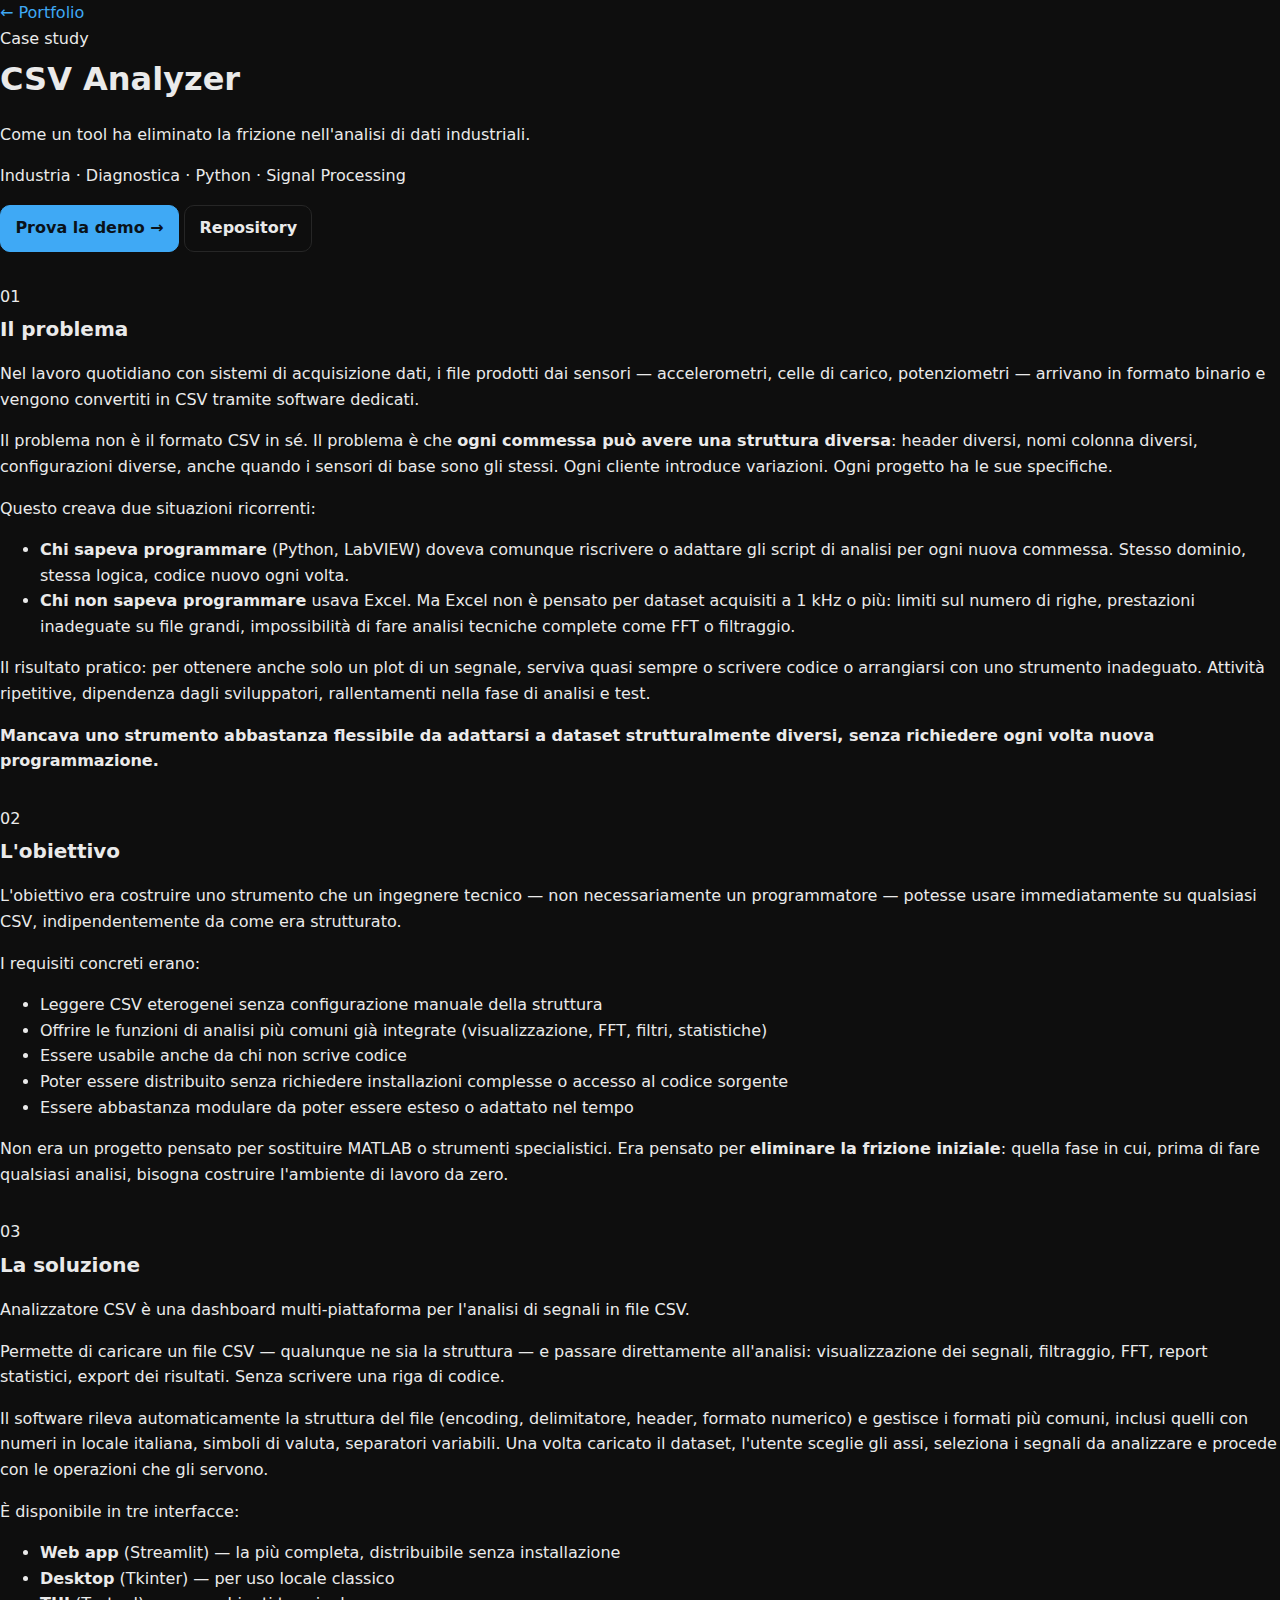
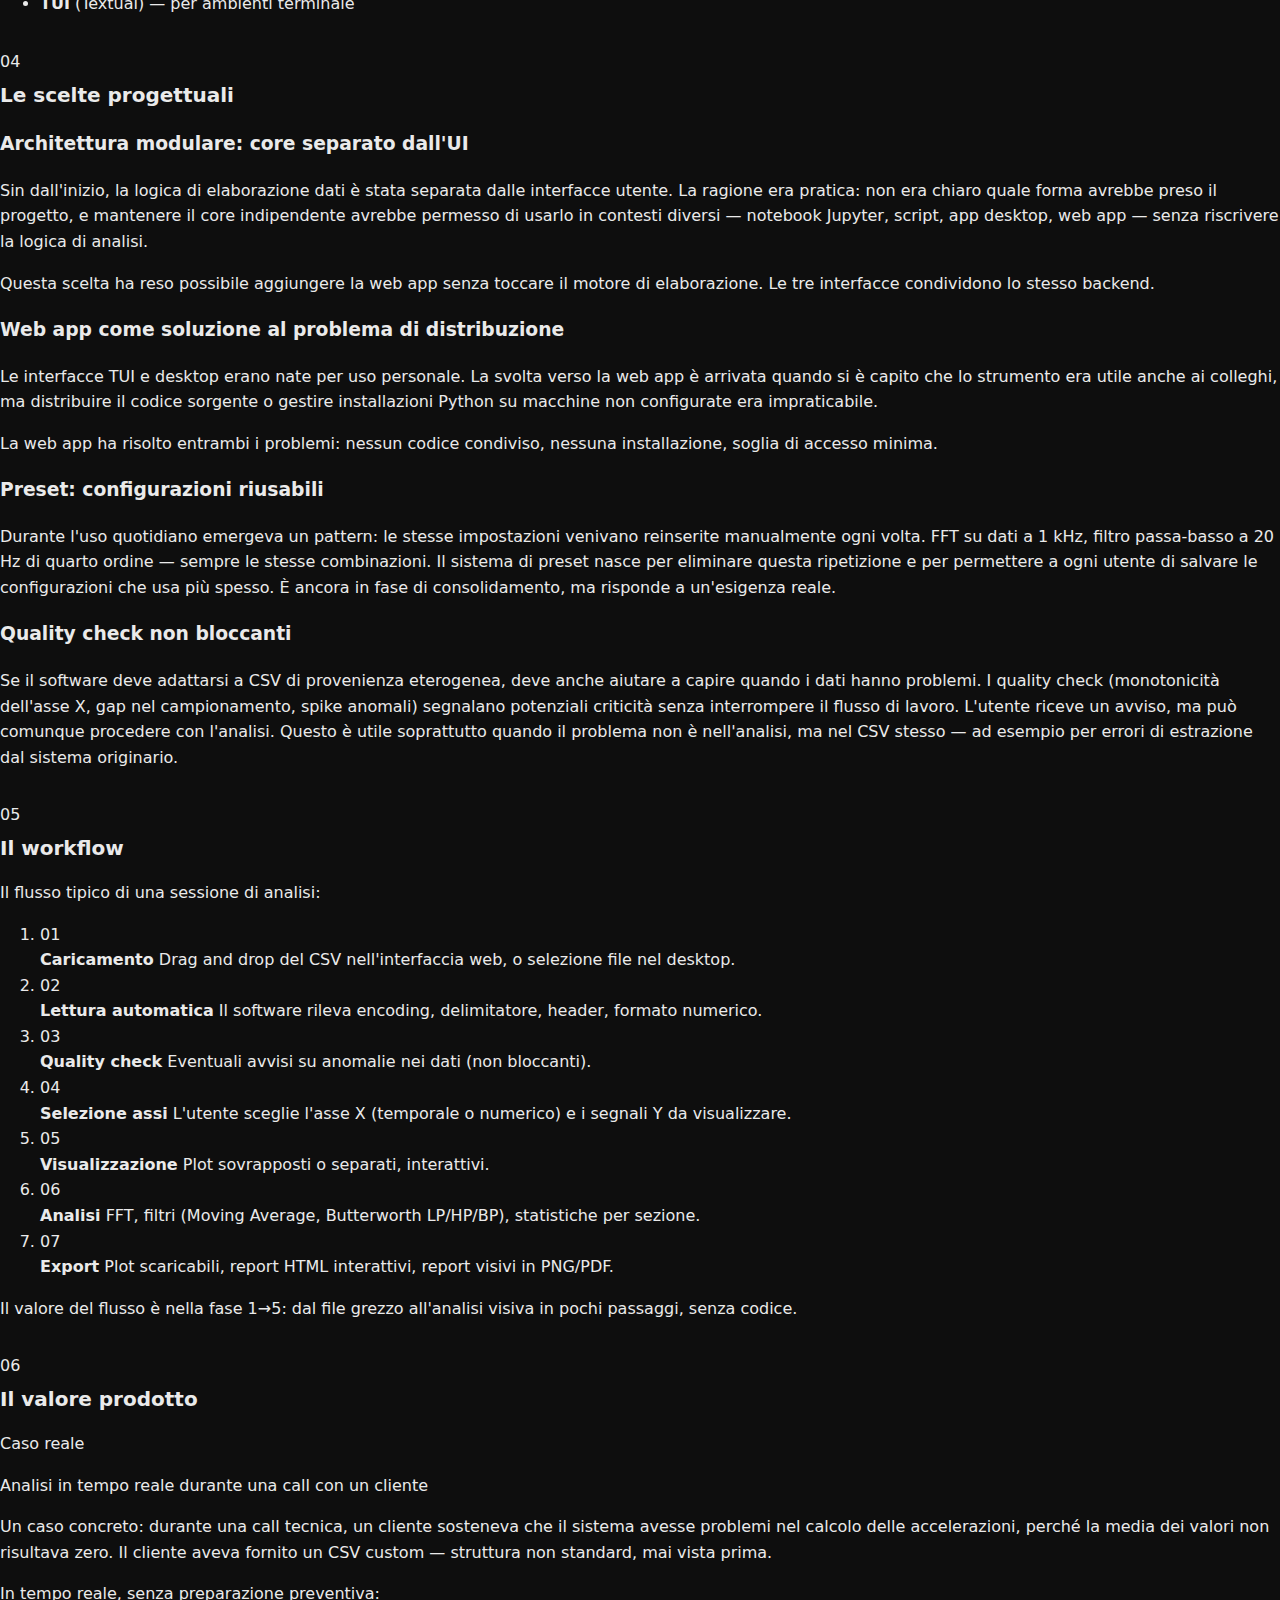
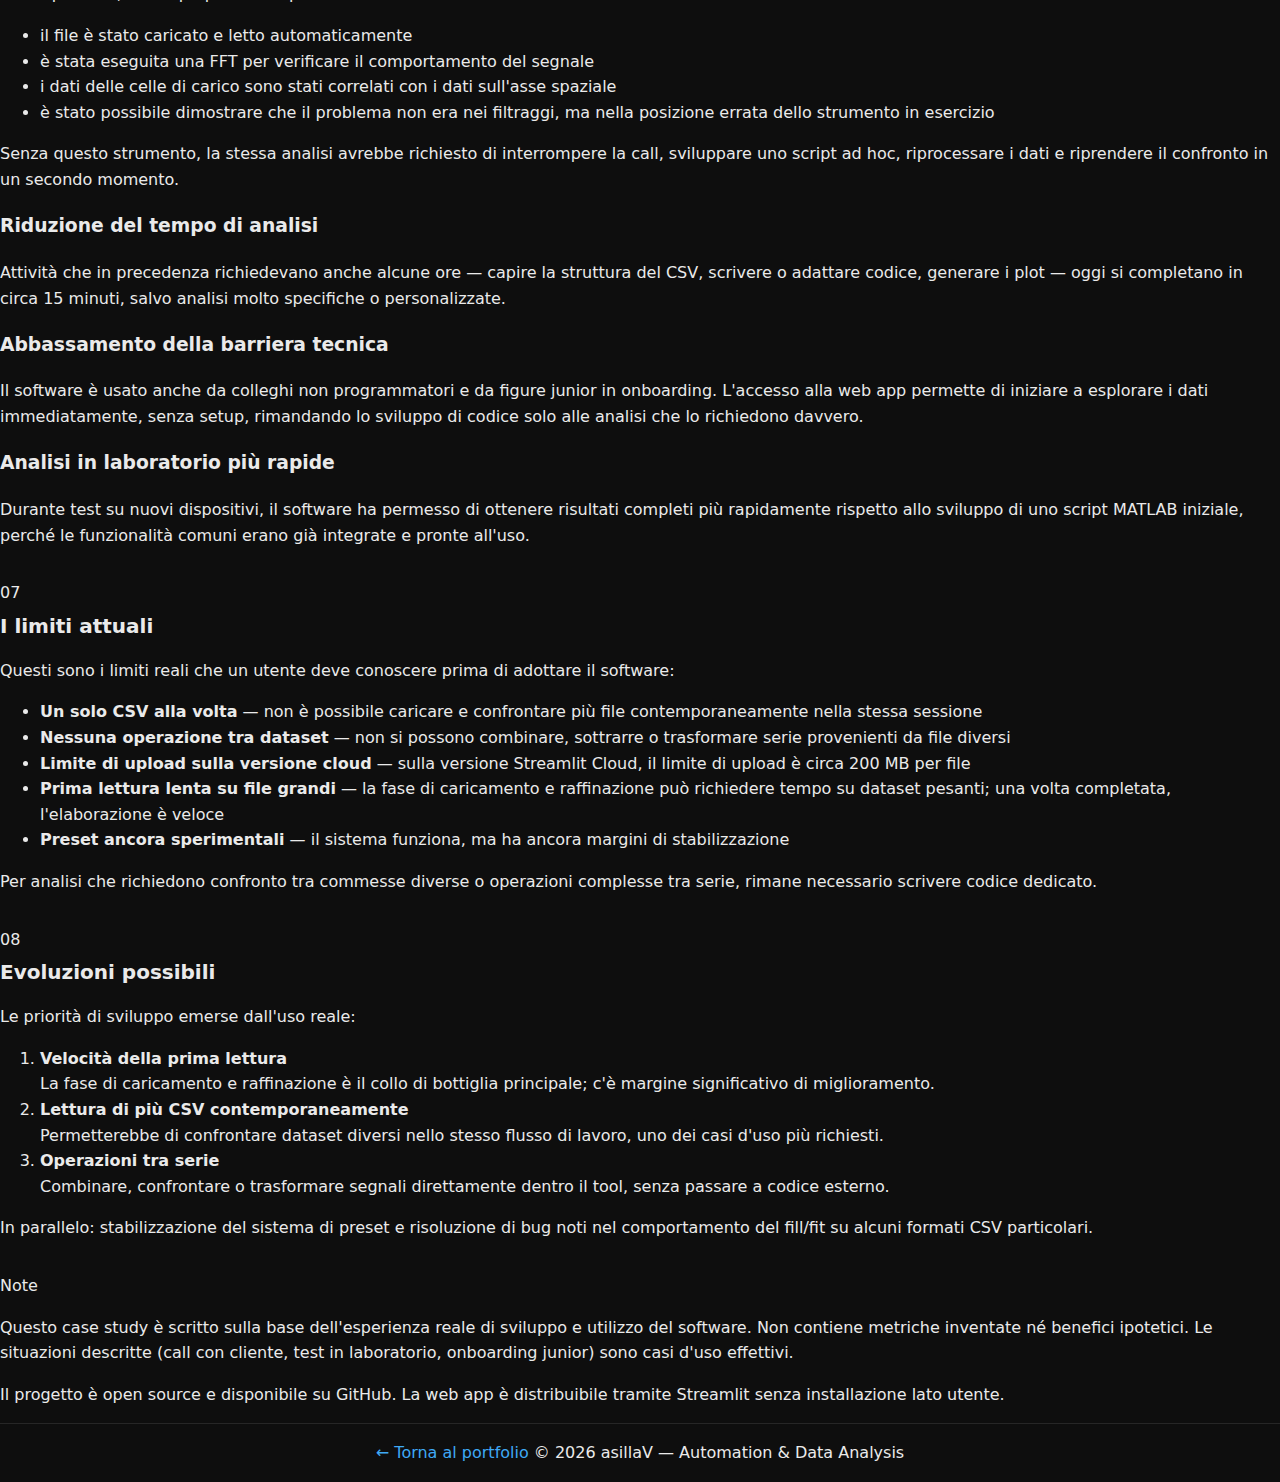
<file: case-study.html>
<!DOCTYPE html>
<html lang="it">
<head>
  <meta charset="UTF-8" />
  <meta name="viewport" content="width=device-width, initial-scale=1" />
  <title>CSV Analyzer — Case Study | Francesco Vallisa</title>
  <meta name="description" content="Come ho costruito un tool che riduce l'analisi di CSV industriali da ore a minuti, senza codice. Case study reale con contesto, scelte progettuali, limiti e valore prodotto.">
  <meta name="theme-color" content="#0B0B0C">

  <meta property="og:title" content="CSV Analyzer — Case Study | Francesco Vallisa">
  <meta property="og:description" content="Come ho costruito un tool che riduce l'analisi di CSV industriali da ore a minuti, senza codice.">
  <meta property="og:type" content="article">
  <meta property="og:url" content="https://asillav.github.io/case-study.html">
  <meta property="og:image" content="https://asillav.github.io/assets/logo.png">

  <meta name="twitter:card" content="summary_large_image">
  <meta name="twitter:title" content="CSV Analyzer — Case Study | Francesco Vallisa">
  <meta name="twitter:description" content="Come ho costruito un tool che riduce l'analisi di CSV industriali da ore a minuti, senza codice.">
  <meta name="twitter:image" content="https://asillav.github.io/assets/logo.png">

  <link rel="preconnect" href="https://fonts.googleapis.com">
  <link rel="preconnect" href="https://fonts.gstatic.com" crossorigin>
  <link rel="stylesheet" href="https://fonts.googleapis.com/css2?family=Geist+Mono:wght@400;500&family=Geist:wght@400;500;600;700&display=swap">
  <link rel="stylesheet" href="style.css?v=2" />
</head>
<body>

  <header class="cs-header">
    <div class="cs-header-inner">
      <div class="cs-nav">
        <a href="index.html">← Portfolio</a>
      </div>
      <div class="cs-title">
        <span class="eyebrow">Case study</span>
        <h1>CSV Analyzer</h1>
        <p class="cs-subtitle">Come un tool ha eliminato la frizione nell'analisi di dati industriali.</p>
        <p class="cs-meta">Industria · Diagnostica · Python · Signal Processing</p>
        <div class="cs-cta">
          <a class="btn primary" href="https://asillav-csv-analyzer.streamlit.app" target="_blank" rel="noopener">Prova la demo <span aria-hidden="true" style="font-family:var(--font-mono)">→</span></a>
          <a class="btn" href="https://github.com/asillaV/csv-analyzer" target="_blank" rel="noopener">Repository</a>
        </div>
      </div>
    </div>
  </header>

  <main class="cs-body">

    <section id="il-problema">
      <span class="cs-num">01</span>
      <h2>Il problema</h2>
      <p>
        Nel lavoro quotidiano con sistemi di acquisizione dati, i file prodotti dai sensori — accelerometri,
        celle di carico, potenziometri — arrivano in formato binario e vengono convertiti in CSV tramite
        software dedicati.
      </p>
      <p>
        Il problema non è il formato CSV in sé. Il problema è che <strong>ogni commessa può avere una struttura
        diversa</strong>: header diversi, nomi colonna diversi, configurazioni diverse, anche quando i sensori
        di base sono gli stessi. Ogni cliente introduce variazioni. Ogni progetto ha le sue specifiche.
      </p>
      <p>Questo creava due situazioni ricorrenti:</p>
      <ul>
        <li><strong>Chi sapeva programmare</strong> (Python, LabVIEW) doveva comunque riscrivere o adattare
        gli script di analisi per ogni nuova commessa. Stesso dominio, stessa logica, codice nuovo ogni volta.</li>
        <li><strong>Chi non sapeva programmare</strong> usava Excel. Ma Excel non è pensato per dataset acquisiti
        a 1 kHz o più: limiti sul numero di righe, prestazioni inadeguate su file grandi, impossibilità di fare
        analisi tecniche complete come FFT o filtraggio.</li>
      </ul>
      <p>
        Il risultato pratico: per ottenere anche solo un plot di un segnale, serviva quasi sempre o scrivere
        codice o arrangiarsi con uno strumento inadeguato. Attività ripetitive, dipendenza dagli sviluppatori,
        rallentamenti nella fase di analisi e test.
      </p>
      <p>
        <strong>Mancava uno strumento abbastanza flessibile da adattarsi a dataset strutturalmente diversi,
        senza richiedere ogni volta nuova programmazione.</strong>
      </p>
    </section>

    <section id="l-obiettivo">
      <span class="cs-num">02</span>
      <h2>L'obiettivo</h2>
      <p>
        L'obiettivo era costruire uno strumento che un ingegnere tecnico — non necessariamente un programmatore —
        potesse usare immediatamente su qualsiasi CSV, indipendentemente da come era strutturato.
      </p>
      <p>I requisiti concreti erano:</p>
      <ul>
        <li>Leggere CSV eterogenei senza configurazione manuale della struttura</li>
        <li>Offrire le funzioni di analisi più comuni già integrate (visualizzazione, FFT, filtri, statistiche)</li>
        <li>Essere usabile anche da chi non scrive codice</li>
        <li>Poter essere distribuito senza richiedere installazioni complesse o accesso al codice sorgente</li>
        <li>Essere abbastanza modulare da poter essere esteso o adattato nel tempo</li>
      </ul>
      <p>
        Non era un progetto pensato per sostituire MATLAB o strumenti specialistici. Era pensato per
        <strong>eliminare la frizione iniziale</strong>: quella fase in cui, prima di fare qualsiasi analisi,
        bisogna costruire l'ambiente di lavoro da zero.
      </p>
    </section>

    <section id="la-soluzione">
      <span class="cs-num">03</span>
      <h2>La soluzione</h2>
      <p>
        Analizzatore CSV è una dashboard multi-piattaforma per l'analisi di segnali in file CSV.
      </p>
      <p>
        Permette di caricare un file CSV — qualunque ne sia la struttura — e passare direttamente all'analisi:
        visualizzazione dei segnali, filtraggio, FFT, report statistici, export dei risultati. Senza scrivere
        una riga di codice.
      </p>
      <p>
        Il software rileva automaticamente la struttura del file (encoding, delimitatore, header, formato numerico)
        e gestisce i formati più comuni, inclusi quelli con numeri in locale italiana, simboli di valuta,
        separatori variabili. Una volta caricato il dataset, l'utente sceglie gli assi, seleziona i segnali da
        analizzare e procede con le operazioni che gli servono.
      </p>
      <p>È disponibile in tre interfacce:</p>
      <ul>
        <li><strong>Web app</strong> (Streamlit) — la più completa, distribuibile senza installazione</li>
        <li><strong>Desktop</strong> (Tkinter) — per uso locale classico</li>
        <li><strong>TUI</strong> (Textual) — per ambienti terminale</li>
      </ul>
    </section>

    <section id="le-scelte-progettuali">
      <span class="cs-num">04</span>
      <h2>Le scelte progettuali</h2>

      <h3>Architettura modulare: core separato dall'UI</h3>
      <p>
        Sin dall'inizio, la logica di elaborazione dati è stata separata dalle interfacce utente. La ragione
        era pratica: non era chiaro quale forma avrebbe preso il progetto, e mantenere il core indipendente
        avrebbe permesso di usarlo in contesti diversi — notebook Jupyter, script, app desktop, web app —
        senza riscrivere la logica di analisi.
      </p>
      <p>
        Questa scelta ha reso possibile aggiungere la web app senza toccare il motore di elaborazione. Le tre
        interfacce condividono lo stesso backend.
      </p>

      <h3>Web app come soluzione al problema di distribuzione</h3>
      <p>
        Le interfacce TUI e desktop erano nate per uso personale. La svolta verso la web app è arrivata quando
        si è capito che lo strumento era utile anche ai colleghi, ma distribuire il codice sorgente o gestire
        installazioni Python su macchine non configurate era impraticabile.
      </p>
      <p>
        La web app ha risolto entrambi i problemi: nessun codice condiviso, nessuna installazione, soglia di
        accesso minima.
      </p>

      <h3>Preset: configurazioni riusabili</h3>
      <p>
        Durante l'uso quotidiano emergeva un pattern: le stesse impostazioni venivano reinserite manualmente
        ogni volta. FFT su dati a 1 kHz, filtro passa-basso a 20 Hz di quarto ordine — sempre le stesse
        combinazioni. Il sistema di preset nasce per eliminare questa ripetizione e per permettere a ogni utente
        di salvare le configurazioni che usa più spesso. È ancora in fase di consolidamento, ma risponde a
        un'esigenza reale.
      </p>

      <h3>Quality check non bloccanti</h3>
      <p>
        Se il software deve adattarsi a CSV di provenienza eterogenea, deve anche aiutare a capire quando i
        dati hanno problemi. I quality check (monotonicità dell'asse X, gap nel campionamento, spike anomali)
        segnalano potenziali criticità senza interrompere il flusso di lavoro. L'utente riceve un avviso, ma
        può comunque procedere con l'analisi. Questo è utile soprattutto quando il problema non è nell'analisi,
        ma nel CSV stesso — ad esempio per errori di estrazione dal sistema originario.
      </p>
    </section>

    <section id="il-workflow">
      <span class="cs-num">05</span>
      <h2>Il workflow</h2>
      <p>Il flusso tipico di una sessione di analisi:</p>
      <ol class="workflow" role="list">
        <li class="workflow-step">
          <div class="workflow-num">01</div>
          <div class="workflow-content">
            <strong>Caricamento</strong>
            <span>Drag and drop del CSV nell'interfaccia web, o selezione file nel desktop.</span>
          </div>
        </li>
        <li class="workflow-step">
          <div class="workflow-num">02</div>
          <div class="workflow-content">
            <strong>Lettura automatica</strong>
            <span>Il software rileva encoding, delimitatore, header, formato numerico.</span>
          </div>
        </li>
        <li class="workflow-step">
          <div class="workflow-num">03</div>
          <div class="workflow-content">
            <strong>Quality check</strong>
            <span>Eventuali avvisi su anomalie nei dati (non bloccanti).</span>
          </div>
        </li>
        <li class="workflow-step">
          <div class="workflow-num">04</div>
          <div class="workflow-content">
            <strong>Selezione assi</strong>
            <span>L'utente sceglie l'asse X (temporale o numerico) e i segnali Y da visualizzare.</span>
          </div>
        </li>
        <li class="workflow-step">
          <div class="workflow-num">05</div>
          <div class="workflow-content">
            <strong>Visualizzazione</strong>
            <span>Plot sovrapposti o separati, interattivi.</span>
          </div>
        </li>
        <li class="workflow-step">
          <div class="workflow-num">06</div>
          <div class="workflow-content">
            <strong>Analisi</strong>
            <span>FFT, filtri (Moving Average, Butterworth LP/HP/BP), statistiche per sezione.</span>
          </div>
        </li>
        <li class="workflow-step">
          <div class="workflow-num">07</div>
          <div class="workflow-content">
            <strong>Export</strong>
            <span>Plot scaricabili, report HTML interattivi, report visivi in PNG/PDF.</span>
          </div>
        </li>
      </ol>
      <p>
        Il valore del flusso è nella fase 1→5: dal file grezzo all'analisi visiva in pochi passaggi,
        senza codice.
      </p>
    </section>

    <section id="il-valore-prodotto">
      <span class="cs-num">06</span>
      <h2>Il valore prodotto</h2>

      <div class="callout">
        <span class="callout-label">Caso reale</span>
        <p class="callout-title">Analisi in tempo reale durante una call con un cliente</p>
        <p>
          Un caso concreto: durante una call tecnica, un cliente sosteneva che il sistema avesse problemi nel
          calcolo delle accelerazioni, perché la media dei valori non risultava zero. Il cliente aveva fornito
          un CSV custom — struttura non standard, mai vista prima.
        </p>
        <p>In tempo reale, senza preparazione preventiva:</p>
        <ul>
          <li>il file è stato caricato e letto automaticamente</li>
          <li>è stata eseguita una FFT per verificare il comportamento del segnale</li>
          <li>i dati delle celle di carico sono stati correlati con i dati sull'asse spaziale</li>
          <li>è stato possibile dimostrare che il problema non era nei filtraggi, ma nella posizione errata
          dello strumento in esercizio</li>
        </ul>
        <p>
          Senza questo strumento, la stessa analisi avrebbe richiesto di interrompere la call, sviluppare
          uno script ad hoc, riprocessare i dati e riprendere il confronto in un secondo momento.
        </p>
      </div>

      <h3>Riduzione del tempo di analisi</h3>
      <p>
        Attività che in precedenza richiedevano anche alcune ore — capire la struttura del CSV, scrivere o
        adattare codice, generare i plot — oggi si completano in circa 15 minuti, salvo analisi molto specifiche
        o personalizzate.
      </p>

      <h3>Abbassamento della barriera tecnica</h3>
      <p>
        Il software è usato anche da colleghi non programmatori e da figure junior in onboarding. L'accesso
        alla web app permette di iniziare a esplorare i dati immediatamente, senza setup, rimandando lo
        sviluppo di codice solo alle analisi che lo richiedono davvero.
      </p>

      <h3>Analisi in laboratorio più rapide</h3>
      <p>
        Durante test su nuovi dispositivi, il software ha permesso di ottenere risultati completi più
        rapidamente rispetto allo sviluppo di uno script MATLAB iniziale, perché le funzionalità comuni
        erano già integrate e pronte all'uso.
      </p>
    </section>

    <section id="i-limiti-attuali">
      <span class="cs-num">07</span>
      <h2>I limiti attuali</h2>
      <p>Questi sono i limiti reali che un utente deve conoscere prima di adottare il software:</p>
      <ul class="warn-list">
        <li><strong>Un solo CSV alla volta</strong> — non è possibile caricare e confrontare più file contemporaneamente nella stessa sessione</li>
        <li><strong>Nessuna operazione tra dataset</strong> — non si possono combinare, sottrarre o trasformare serie provenienti da file diversi</li>
        <li><strong>Limite di upload sulla versione cloud</strong> — sulla versione Streamlit Cloud, il limite di upload è circa 200 MB per file</li>
        <li><strong>Prima lettura lenta su file grandi</strong> — la fase di caricamento e raffinazione può richiedere tempo su dataset pesanti; una volta completata, l'elaborazione è veloce</li>
        <li><strong>Preset ancora sperimentali</strong> — il sistema funziona, ma ha ancora margini di stabilizzazione</li>
      </ul>
      <p>
        Per analisi che richiedono confronto tra commesse diverse o operazioni complesse tra serie, rimane
        necessario scrivere codice dedicato.
      </p>
    </section>

    <section id="evoluzioni-possibili">
      <span class="cs-num">08</span>
      <h2>Evoluzioni possibili</h2>
      <p>Le priorità di sviluppo emerse dall'uso reale:</p>
      <ol class="evol-list">
        <li><div><strong>Velocità della prima lettura</strong><br>La fase di caricamento e raffinazione è il collo di bottiglia principale; c'è margine significativo di miglioramento.</div></li>
        <li><div><strong>Lettura di più CSV contemporaneamente</strong><br>Permetterebbe di confrontare dataset diversi nello stesso flusso di lavoro, uno dei casi d'uso più richiesti.</div></li>
        <li><div><strong>Operazioni tra serie</strong><br>Combinare, confrontare o trasformare segnali direttamente dentro il tool, senza passare a codice esterno.</div></li>
      </ol>
      <p>
        In parallelo: stabilizzazione del sistema di preset e risoluzione di bug noti nel comportamento del
        fill/fit su alcuni formati CSV particolari.
      </p>
    </section>

    <div class="cs-note">
      <p class="note-label">Note</p>
      <p>
        Questo case study è scritto sulla base dell'esperienza reale di sviluppo e utilizzo del software.
        Non contiene metriche inventate né benefici ipotetici. Le situazioni descritte (call con cliente,
        test in laboratorio, onboarding junior) sono casi d'uso effettivi.
      </p>
      <p>
        Il progetto è open source e disponibile su GitHub. La web app è distribuibile tramite Streamlit
        senza installazione lato utente.
      </p>
    </div>

  </main>

  <footer class="foot">
    <div class="foot-inner">
      <a class="foot-back" href="index.html">← Torna al portfolio</a>
      <span>© 2026 asillaV — Automation &amp; Data Analysis</span>
    </div>
  </footer>

</body>
</html>
</file>
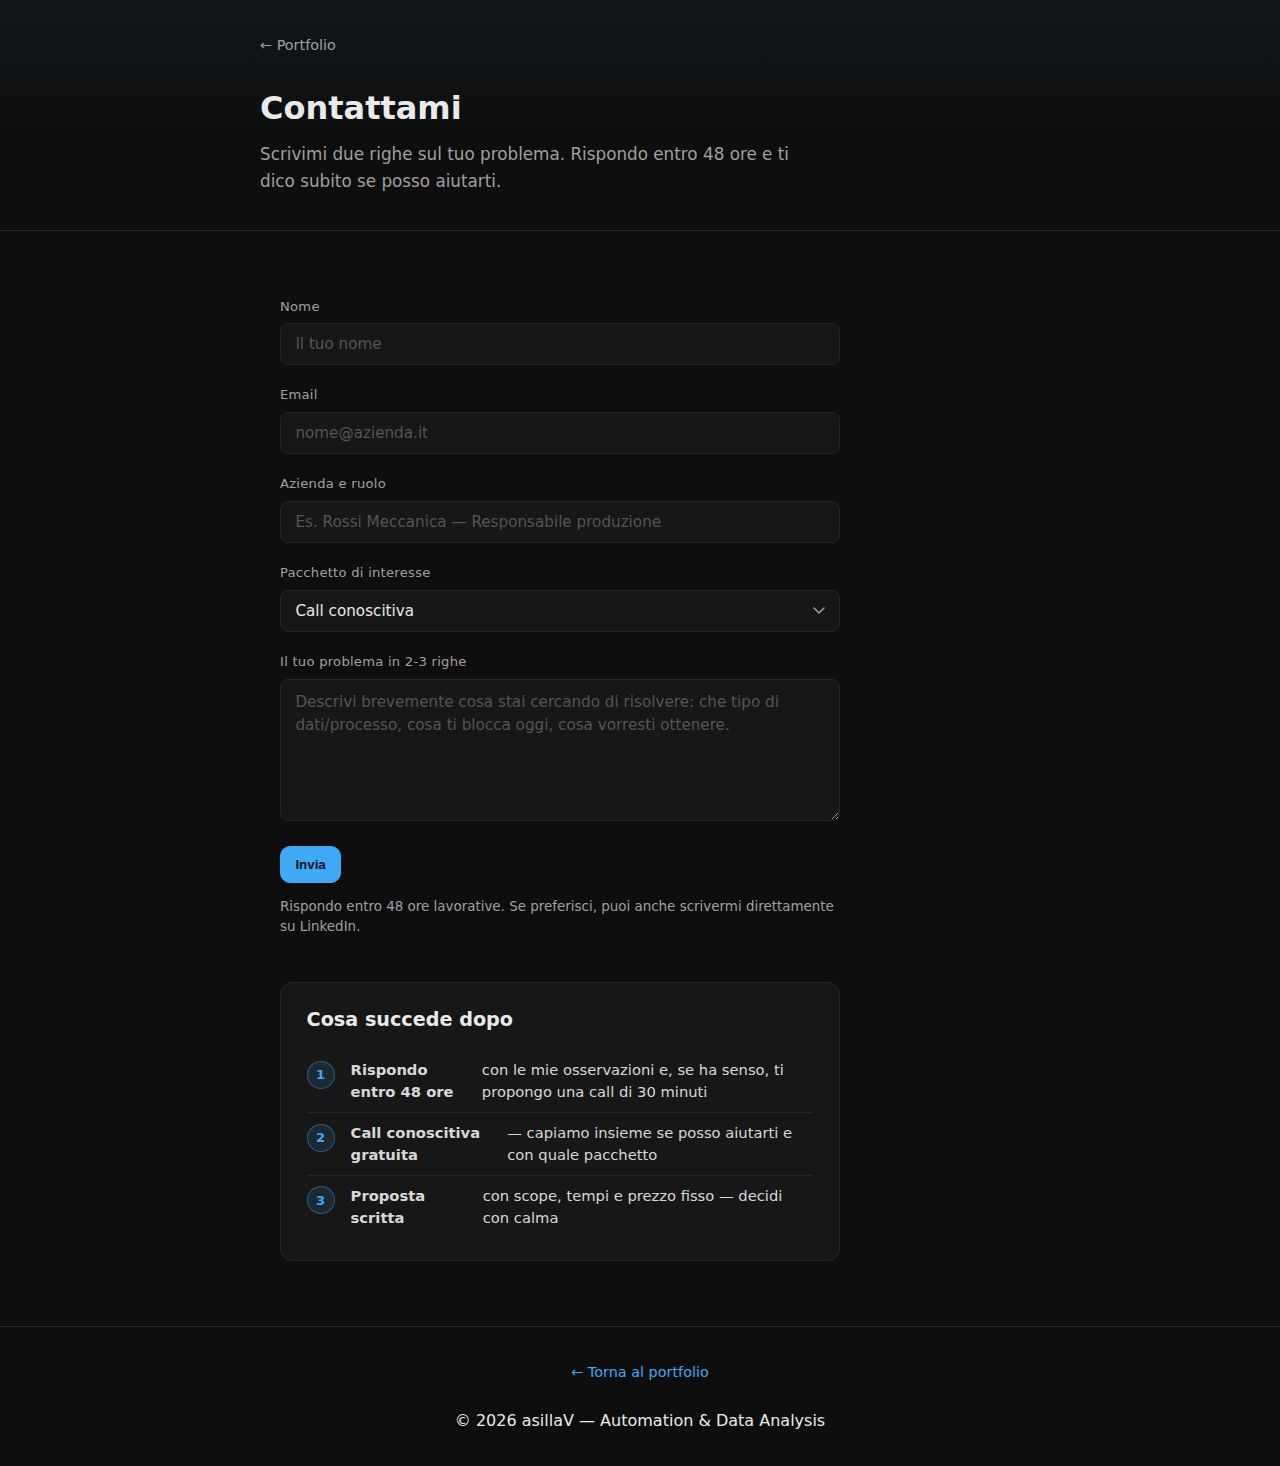
<file: contact.html>
<!DOCTYPE html>
<html lang="it">
<head>
  <meta charset="UTF-8" />
  <meta name="viewport" content="width=device-width, initial-scale=1" />
  <title>Contatti — Francesco Vallisa | Python Automation for Manufacturing</title>
  <meta name="description" content="Scrivimi per una call conoscitiva o per richiedere informazioni su un pacchetto. Risposta entro 48 ore.">
  <meta name="theme-color" content="#0e0e0e">

  <!-- Open Graph -->
  <meta property="og:title" content="Contatti — Francesco Vallisa | Python Automation for Manufacturing">
  <meta property="og:description" content="Scrivimi per una call conoscitiva o per richiedere informazioni su un pacchetto. Risposta entro 48 ore.">
  <meta property="og:type" content="website">
  <meta property="og:url" content="https://asillav.github.io/contact.html">
  <meta property="og:image" content="https://asillav.github.io/assets/logo.png">

  <!-- Twitter Card -->
  <meta name="twitter:card" content="summary_large_image">
  <meta name="twitter:title" content="Contatti — Francesco Vallisa | Python Automation for Manufacturing">
  <meta name="twitter:description" content="Scrivimi per una call conoscitiva o per richiedere informazioni su un pacchetto. Risposta entro 48 ore.">
  <meta name="twitter:image" content="https://asillav.github.io/assets/logo.png">

  <link rel="stylesheet" href="style.css" />

  <style>
    /* Page header */
    .ct-header {
      border-bottom: 1px solid var(--border);
      padding: 2rem 1rem 2.2rem;
      background: linear-gradient(180deg, rgba(63,169,245,0.06), transparent 60%);
    }

    .ct-nav {
      max-width: 760px;
      margin: 0 auto 1.6rem;
    }

    .ct-nav a {
      font-size: .9rem;
      color: var(--muted);
    }

    .ct-nav a:hover {
      color: var(--fg);
      text-decoration: none;
    }

    .ct-title {
      max-width: 760px;
      margin: 0 auto;
    }

    .ct-title h1 {
      font-size: 2rem;
      margin: 0 0 .4rem;
    }

    .ct-subtitle {
      color: var(--muted);
      font-size: 1.05rem;
      margin: 0;
      max-width: 540px;
    }

    /* Body layout */
    .ct-body {
      max-width: 760px;
      margin: 0 auto;
      padding: 1.25rem;
    }

    .ct-body section {
      margin: 2.8rem 0;
    }

    .ct-body h2 {
      font-size: 1.2rem;
      margin: 0 0 1.1rem;
      color: var(--fg);
    }

    /* Form */
    .ct-form {
      max-width: 560px;
    }

    .form-field {
      display: flex;
      flex-direction: column;
      gap: .4rem;
      margin-bottom: 1.2rem;
    }

    .form-field label {
      font-size: .82rem;
      color: var(--muted);
      font-weight: 500;
      letter-spacing: .02em;
    }

    .form-field input,
    .form-field select,
    .form-field textarea {
      background: var(--card);
      border: 1px solid var(--border);
      border-radius: 8px;
      color: var(--fg);
      font-family: system-ui, -apple-system, Segoe UI, Roboto, Ubuntu, Cantarell, Noto Sans, Helvetica, Arial, sans-serif;
      font-size: .95rem;
      padding: .7rem .9rem;
      width: 100%;
      box-sizing: border-box;
      transition: border-color .15s;
      outline: none;
      -webkit-appearance: none;
      appearance: none;
    }

    .form-field select {
      background-image: url("data:image/svg+xml,%3Csvg xmlns='http://www.w3.org/2000/svg' width='12' height='8' viewBox='0 0 12 8'%3E%3Cpath d='M1 1l5 5 5-5' stroke='%23a0a0a0' stroke-width='1.5' fill='none' stroke-linecap='round' stroke-linejoin='round'/%3E%3C/svg%3E");
      background-repeat: no-repeat;
      background-position: right .9rem center;
      padding-right: 2.4rem;
      cursor: pointer;
    }

    .form-field input::placeholder,
    .form-field textarea::placeholder {
      color: #555;
    }

    .form-field input:focus,
    .form-field select:focus,
    .form-field textarea:focus {
      border-color: var(--accent);
    }

    .form-field textarea {
      resize: vertical;
      min-height: 120px;
      line-height: 1.55;
    }

    .form-actions {
      margin-top: 1.6rem;
      display: flex;
      flex-direction: column;
      gap: .9rem;
      align-items: flex-start;
    }

    .form-note {
      font-size: .84rem;
      color: var(--muted);
      margin: 0;
      line-height: 1.5;
    }

    .form-note a {
      color: var(--muted);
    }

    .form-note a:hover {
      color: var(--fg);
    }

    /* Next steps box */
    .next-steps {
      background: var(--card);
      border: 1px solid var(--border);
      border-radius: 12px;
      padding: 1.4rem 1.6rem;
      max-width: 560px;
    }

    .next-steps h2 {
      margin-bottom: .9rem;
    }

    .next-steps ol {
      list-style: none;
      padding: 0;
      margin: 0;
      counter-reset: steps;
    }

    .next-steps li {
      counter-increment: steps;
      display: flex;
      gap: 1rem;
      align-items: flex-start;
      padding: .55rem 0;
      font-size: .92rem;
      color: #d8d8d8;
      line-height: 1.5;
      border-bottom: 1px solid var(--border);
    }

    .next-steps li:last-child {
      border-bottom: none;
    }

    .next-steps li::before {
      content: counter(steps);
      flex-shrink: 0;
      width: 26px;
      height: 26px;
      border-radius: 50%;
      background: rgba(63,169,245,.12);
      border: 1px solid rgba(63,169,245,.4);
      color: var(--accent);
      font-weight: 700;
      font-size: .82rem;
      display: flex;
      align-items: center;
      justify-content: center;
      margin-top: .1rem;
    }

    /* Footer back link */
    .ct-footer-back {
      display: inline-flex;
      align-items: center;
      gap: .3rem;
      font-size: .9rem;
      margin-bottom: .5rem;
    }

    @media (max-width: 720px) {
      .ct-title h1 { font-size: 1.55rem; }
      .ct-form { max-width: 100%; }
      .next-steps { max-width: 100%; }
    }
  </style>
</head>
<body>

  <header class="ct-header">
    <div class="ct-nav">
      <a href="index.html" aria-label="Torna al portfolio">← Portfolio</a>
    </div>
    <div class="ct-title">
      <h1>Contattami</h1>
      <p class="ct-subtitle">Scrivimi due righe sul tuo problema. Rispondo entro 48 ore e ti dico subito se posso aiutarti.</p>
    </div>
  </header>

  <main class="ct-body">

    <!-- SECTION 1: Form -->
    <section id="form">
      <form class="ct-form" action="https://formspree.io/f/mqewbgwa" method="POST" novalidate>

        <input type="hidden" name="_subject" value="Nuovo contatto dal portfolio">
        <input type="text" name="_gotcha" style="display:none" tabindex="-1" autocomplete="off">

        <div class="form-field">
          <label for="name">Nome</label>
          <input
            type="text"
            id="name"
            name="name"
            placeholder="Il tuo nome"
            required
            aria-required="true"
          >
        </div>

        <div class="form-field">
          <label for="email">Email</label>
          <input
            type="email"
            id="email"
            name="email"
            placeholder="nome@azienda.it"
            required
            aria-required="true"
          >
        </div>

        <div class="form-field">
          <label for="company_role">Azienda e ruolo</label>
          <input
            type="text"
            id="company_role"
            name="company_role"
            placeholder="Es. Rossi Meccanica — Responsabile produzione"
            required
            aria-required="true"
          >
        </div>

        <div class="form-field">
          <label for="package">Pacchetto di interesse</label>
          <select id="package" name="package">
            <option value="Call conoscitiva" selected>Call conoscitiva</option>
            <option value="Pilot (da €700 · 2 giorni)">Pilot (da €700 · 2 giorni)</option>
            <option value="Automazione spot (da €2.100 · 1-3 settimane)">Automazione spot (da €2.100 · 1-3 settimane)</option>
            <option value="Progetto completo (da €7.000 · 4-8 settimane)">Progetto completo (da €7.000 · 4-8 settimane)</option>
            <option value="Non so ancora">Non so ancora</option>
          </select>
        </div>

        <div class="form-field">
          <label for="message">Il tuo problema in 2-3 righe</label>
          <textarea
            id="message"
            name="message"
            rows="5"
            placeholder="Descrivi brevemente cosa stai cercando di risolvere: che tipo di dati/processo, cosa ti blocca oggi, cosa vorresti ottenere."
            required
            aria-required="true"
          ></textarea>
        </div>

        <div class="form-actions">
          <button type="submit" class="btn primary">Invia</button>
          <p class="form-note">
            Rispondo entro 48 ore lavorative. Se preferisci, puoi anche scrivermi direttamente su
            <a href="https://www.linkedin.com/in/francesco-vallisa-64669b198" target="_blank" rel="noopener">LinkedIn</a>.
          </p>
        </div>

      </form>
    </section>

    <!-- SECTION 2: Cosa succede dopo -->
    <section id="dopo">
      <div class="next-steps">
        <h2>Cosa succede dopo</h2>
        <ol>
          <li><strong>Rispondo entro 48 ore</strong> con le mie osservazioni e, se ha senso, ti propongo una call di 30 minuti</li>
          <li><strong>Call conoscitiva gratuita</strong> — capiamo insieme se posso aiutarti e con quale pacchetto</li>
          <li><strong>Proposta scritta</strong> con scope, tempi e prezzo fisso — decidi con calma</li>
        </ol>
      </div>
    </section>

  </main>

  <footer class="foot">
    <p><a class="ct-footer-back" href="index.html" aria-label="Torna al portfolio">← Torna al portfolio</a></p>
    <p>© 2026 asillaV — Automation &amp; Data Analysis</p>
  </footer>

  <script>
    (function() {
      const params = new URLSearchParams(window.location.search);
      const pkg = params.get('package');
      const select = document.querySelector('select[name="package"]');
      if (!pkg || !select) return;
      const map = {
        'pilot': 'Pilot (da €700 · 2 giorni)',
        'spot': 'Automazione spot (da €2.100 · 1-3 settimane)',
        'progetto': 'Progetto completo (da €7.000 · 4-8 settimane)'
      };
      const target = map[pkg];
      if (!target) return;
      for (const opt of select.options) {
        if (opt.value === target) {
          opt.selected = true;
          break;
        }
      }
    })();
  </script>

</body>
</html>
</file>
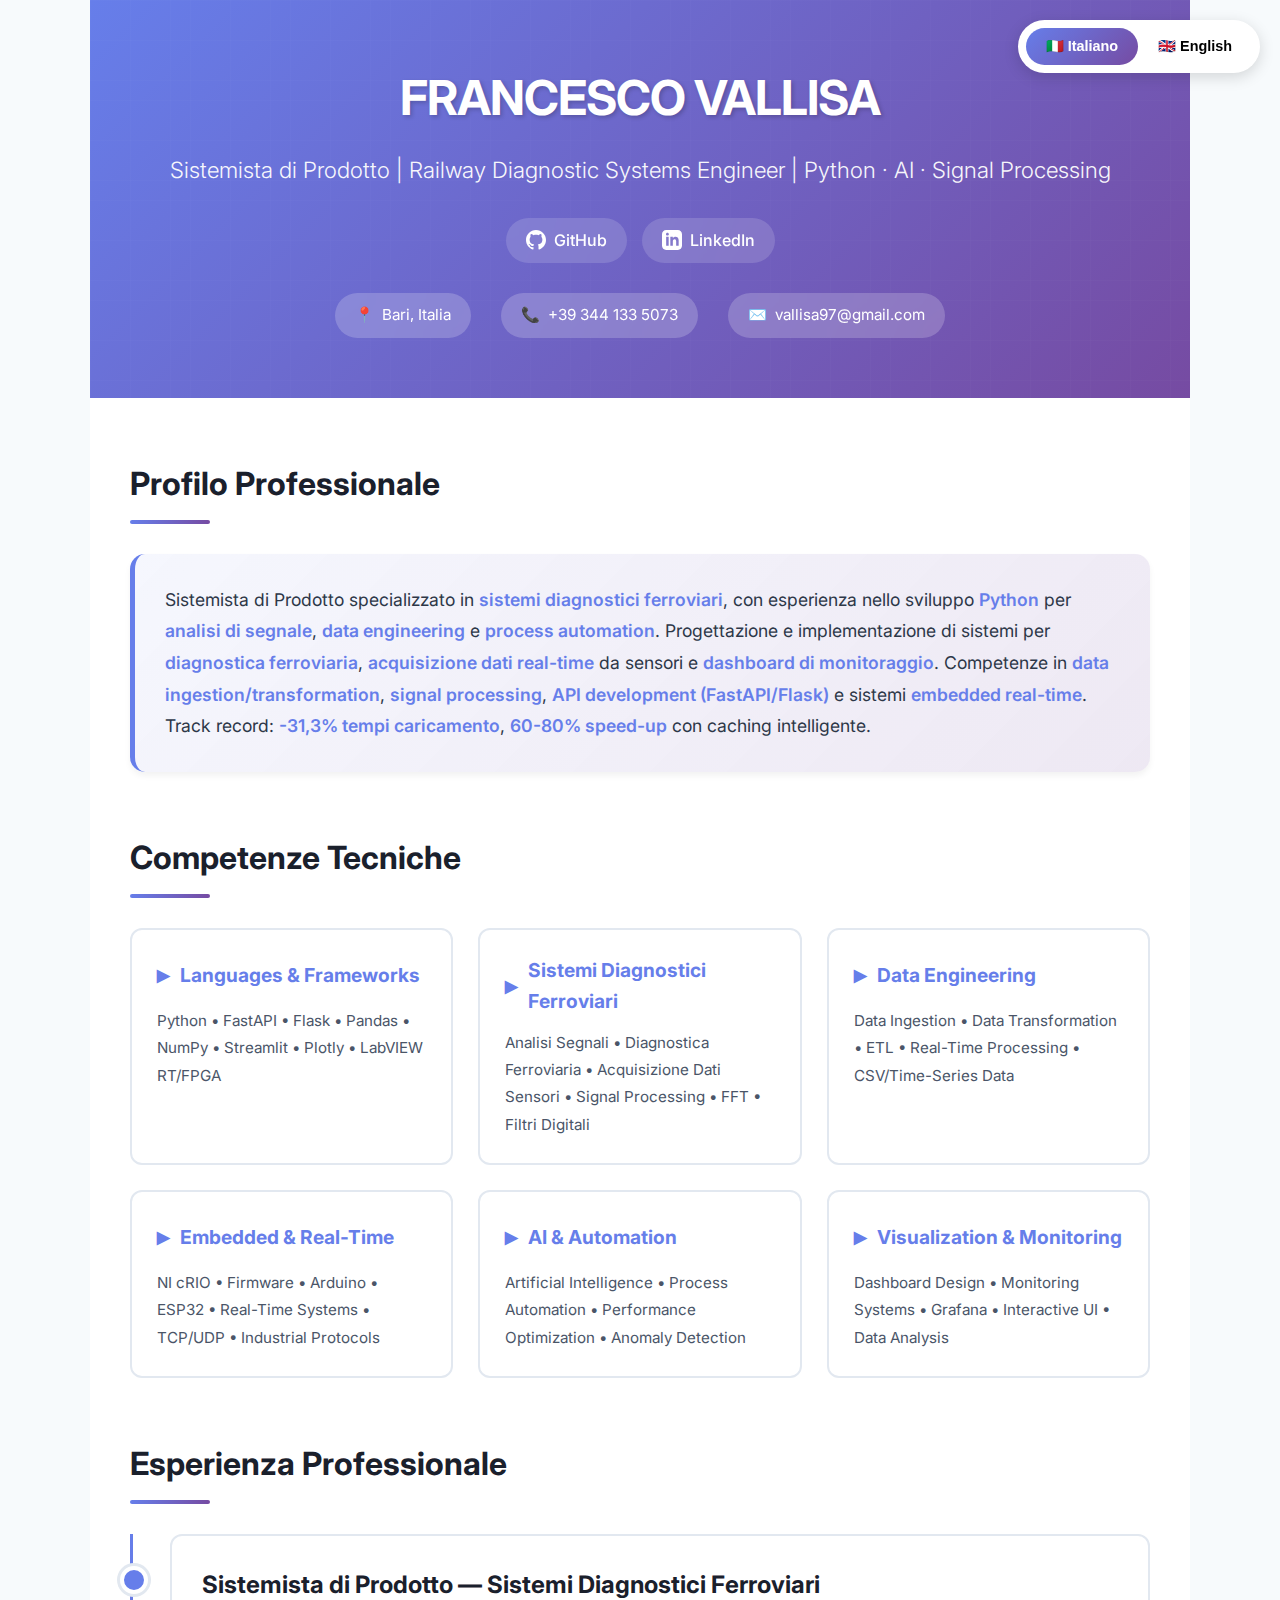
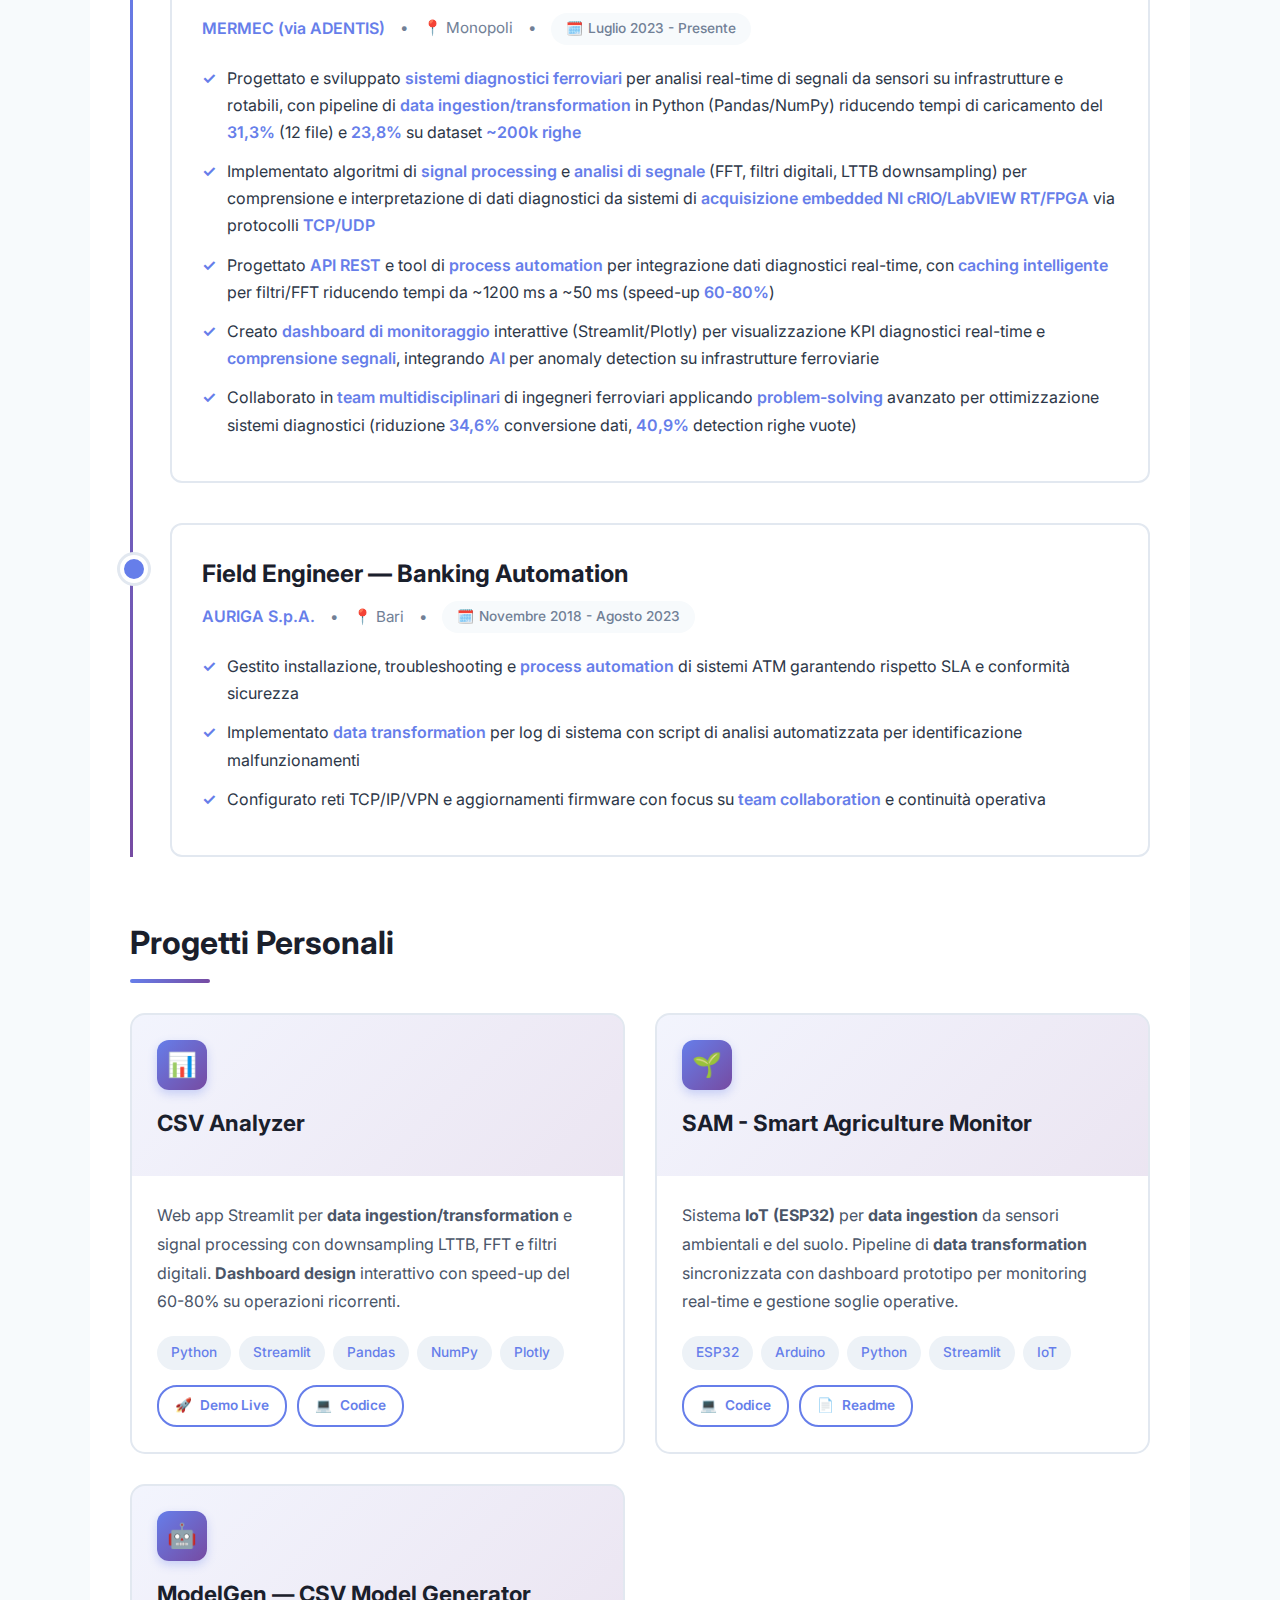
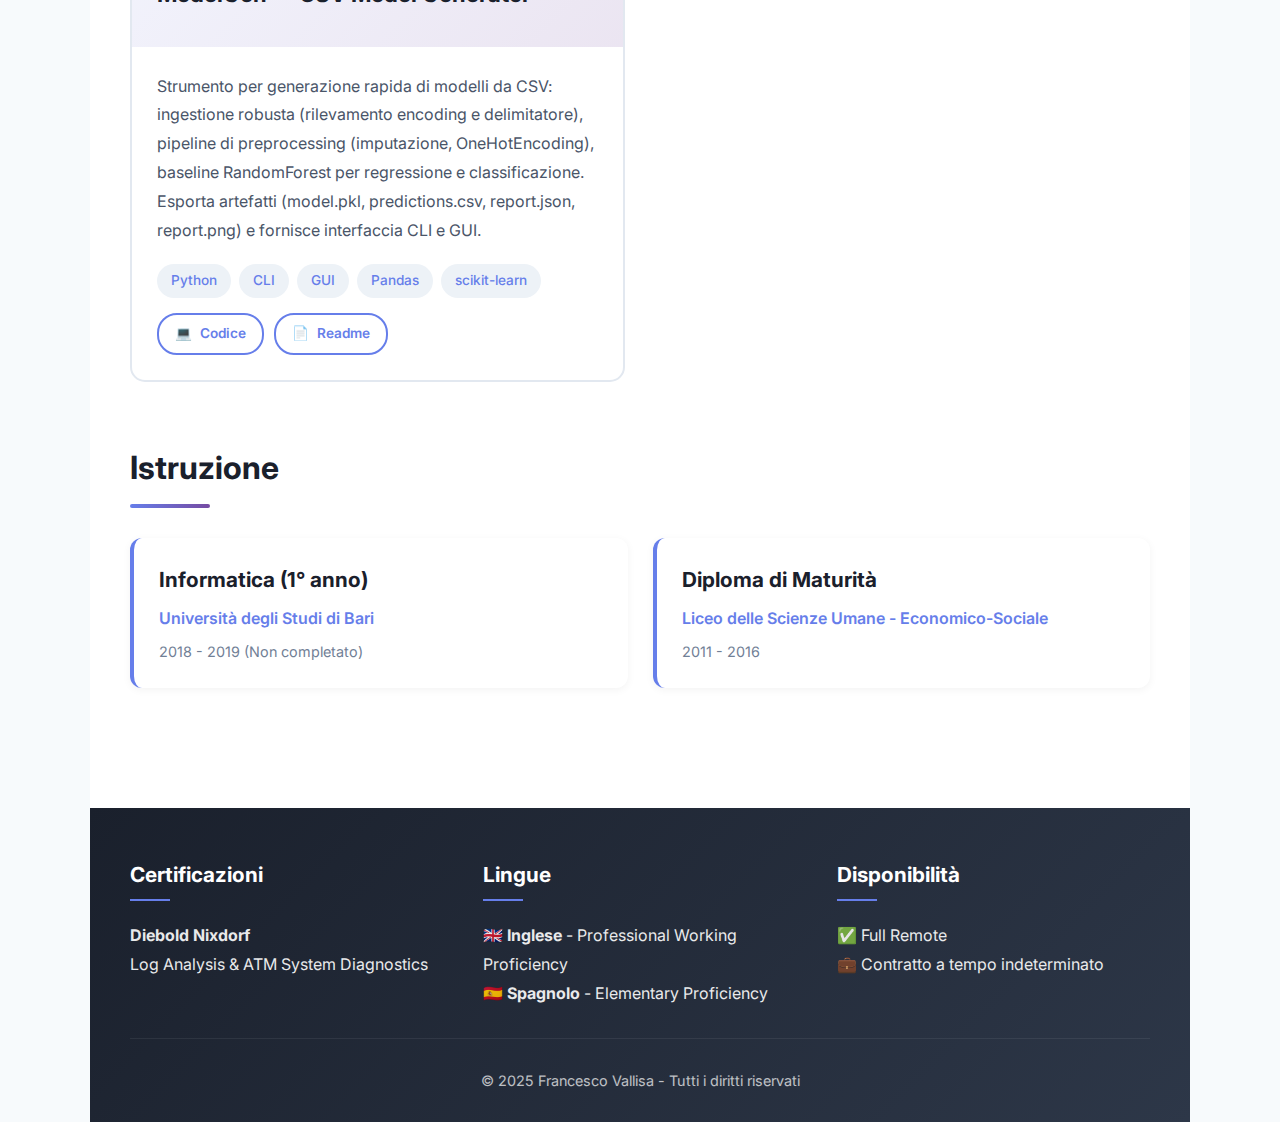
<file: cv.html>
<!DOCTYPE html>
<html lang="it">
<head>
    <meta charset="UTF-8">
    <meta name="viewport" content="width=device-width, initial-scale=1.0">
    <meta name="description" content="CV di Francesco Vallisa - System Engineer | Data Engineer | Python · AI · Embedded">
    <title>Francesco Vallisa - CV</title>
    <style>
        @import url('https://fonts.googleapis.com/css2?family=Inter:wght@300;400;600;700&display=swap');
        
        * {
            margin: 0;
            padding: 0;
            box-sizing: border-box;
        }
        
        body {
            font-family: 'Inter', -apple-system, BlinkMacSystemFont, sans-serif;
            line-height: 1.6;
            color: #2d3748;
            background: #f7fafc;
        }
        
        .container {
            max-width: 1100px;
            margin: 0 auto;
            background: white;
        }
        
        /* Language Switcher */
        .lang-switcher {
            position: fixed;
            top: 20px;
            right: 20px;
            z-index: 1000;
            display: flex;
            background: white;
            border-radius: 50px;
            padding: 8px;
            box-shadow: 0 4px 15px rgba(0,0,0,0.15);
            backdrop-filter: blur(10px);
        }
        
        .lang-btn {
            padding: 10px 20px;
            border: none;
            background: transparent;
            cursor: pointer;
            border-radius: 50px;
            font-weight: 600;
            font-size: 0.9em;
            transition: all 0.3s;
            display: flex;
            align-items: center;
            gap: 8px;
        }
        
        .lang-btn.active {
            background: linear-gradient(135deg, #667eea, #764ba2);
            color: white;
        }
        
        .lang-btn:not(.active):hover {
            background: #f7fafc;
        }
        
        /* Hide inactive language */
        .lang-content {
            display: none;
        }
        
        .lang-content.active {
            display: block;
        }
        
        .lang-content.active.inline {
            display: inline;
        }
        
        /* Hero Header */
        header {
            background: linear-gradient(135deg, #667eea 0%, #764ba2 100%);
            color: white;
            padding: 60px 40px;
            position: relative;
            overflow: hidden;
        }
        
        header::before {
            content: '';
            position: absolute;
            top: 0;
            left: 0;
            right: 0;
            bottom: 0;
            background: url('data:image/svg+xml,<svg width="100" height="100" xmlns="http://www.w3.org/2000/svg"><defs><pattern id="grid" width="40" height="40" patternUnits="userSpaceOnUse"><path d="M 40 0 L 0 0 0 40" fill="none" stroke="rgba(255,255,255,0.1)" stroke-width="1"/></pattern></defs><rect width="100" height="100" fill="url(%23grid)"/></svg>');
            opacity: 0.3;
        }
        
        .header-content {
            position: relative;
            z-index: 1;
            text-align: center;
        }
        
        header h1 {
            font-size: 3em;
            margin-bottom: 15px;
            font-weight: 700;
            letter-spacing: -1px;
            text-shadow: 2px 2px 4px rgba(0,0,0,0.2);
        }
        
        .tagline {
            font-size: 1.4em;
            margin-bottom: 30px;
            font-weight: 300;
            opacity: 0.95;
        }
        
        .contact-bar {
            display: flex;
            justify-content: center;
            flex-wrap: wrap;
            gap: 30px;
            margin-top: 30px;
            font-size: 0.95em;
        }
        
        .contact-item {
            display: flex;
            align-items: center;
            gap: 8px;
            padding: 10px 20px;
            background: rgba(255,255,255,0.2);
            border-radius: 50px;
            backdrop-filter: blur(10px);
            transition: all 0.3s;
        }
        
        .contact-item:hover {
            background: rgba(255,255,255,0.3);
            transform: translateY(-2px);
        }
        
        .contact-item a {
            color: white;
            text-decoration: none;
        }
        
        /* Main Content */
        main {
            padding: 60px 40px;
        }
        
        section {
            margin-bottom: 60px;
        }
        
        h2 {
            color: #1a202c;
            font-size: 2em;
            margin-bottom: 30px;
            font-weight: 700;
            position: relative;
            padding-bottom: 15px;
        }
        
        h2::after {
            content: '';
            position: absolute;
            left: 0;
            bottom: 0;
            width: 80px;
            height: 4px;
            background: linear-gradient(to right, #667eea, #764ba2);
            border-radius: 2px;
        }
        
        /* Profile Section */
        .profile-box {
            background: linear-gradient(135deg, #667eea10 0%, #764ba220 100%);
            padding: 30px;
            border-radius: 15px;
            border-left: 5px solid #667eea;
            font-size: 1.1em;
            line-height: 1.8;
            box-shadow: 0 4px 6px rgba(0,0,0,0.05);
        }
        
        .highlight {
            color: #667eea;
            font-weight: 600;
        }
        
        /* Skills Grid - MIGLIORATA */
        .skills-grid {
            display: grid;
            grid-template-columns: repeat(auto-fit, minmax(320px, 1fr));
            gap: 25px;
            margin-top: 20px;
        }
        
        .skill-card {
            background: white;
            padding: 25px;
            border-radius: 12px;
            border: 2px solid #e2e8f0;
            transition: all 0.3s ease;
            position: relative;
            overflow: hidden;
        }
        
        .skill-card::before {
            content: '';
            position: absolute;
            top: 0;
            left: 0;
            right: 0;
            height: 4px;
            background: linear-gradient(to right, #667eea, #764ba2);
            transform: scaleX(0);
            transition: transform 0.3s ease;
        }
        
        .skill-card:hover {
            transform: translateY(-5px);
            box-shadow: 0 10px 25px rgba(102, 126, 234, 0.2);
            border-color: #667eea;
        }
        
        .skill-card:hover::before {
            transform: scaleX(1);
        }
        
        .skill-card h3 {
            color: #667eea;
            font-size: 1.2em;
            margin-bottom: 12px;
            display: flex;
            align-items: center;
            gap: 10px;
        }
        
        .skill-card h3::before {
            content: '▸';
            font-size: 1.3em;
        }
        
        .skill-card p {
            font-size: 0.95em;
            line-height: 1.8;
            color: #4a5568;
        }
        
        /* Experience Timeline */
        .timeline {
            position: relative;
            padding-left: 40px;
        }
        
        .timeline::before {
            content: '';
            position: absolute;
            left: 0;
            top: 0;
            bottom: 0;
            width: 3px;
            background: linear-gradient(to bottom, #667eea, #764ba2);
        }
        
        .experience-card {
            position: relative;
            margin-bottom: 40px;
            background: white;
            padding: 30px;
            border-radius: 12px;
            border: 2px solid #e2e8f0;
            transition: all 0.3s ease;
        }
        
        .experience-card::before {
            content: '';
            position: absolute;
            left: -52px;
            top: 30px;
            width: 20px;
            height: 20px;
            background: #667eea;
            border: 4px solid white;
            border-radius: 50%;
            box-shadow: 0 0 0 3px #e2e8f0;
        }
        
        .experience-card:hover {
            border-color: #667eea;
            box-shadow: 0 10px 30px rgba(102, 126, 234, 0.15);
            transform: translateX(5px);
        }
        
        .experience-header {
            margin-bottom: 20px;
        }
        
        .experience-card h3 {
            font-size: 1.5em;
            color: #1a202c;
            margin-bottom: 8px;
        }
        
        .company-info {
            display: flex;
            align-items: center;
            gap: 15px;
            flex-wrap: wrap;
            font-size: 0.95em;
            color: #718096;
        }
        
        .company-name {
            color: #667eea;
            font-weight: 600;
            font-size: 1.05em;
        }
        
        .date-badge {
            display: inline-flex;
            align-items: center;
            gap: 5px;
            padding: 5px 15px;
            background: #f7fafc;
            border-radius: 20px;
            font-size: 0.9em;
            font-weight: 500;
        }
        
        .experience-card ul {
            margin-top: 20px;
            list-style: none;
        }
        
        .experience-card li {
            margin-bottom: 12px;
            padding-left: 25px;
            position: relative;
            line-height: 1.7;
        }
        
        .experience-card li::before {
            content: '✓';
            position: absolute;
            left: 0;
            color: #667eea;
            font-weight: 700;
        }
        
        /* Projects Grid - MOLTO MIGLIORATA */
        .projects-grid {
            display: grid;
            grid-template-columns: repeat(auto-fit, minmax(340px, 1fr));
            gap: 30px;
            margin-top: 20px;
        }
        
        .project-card {
            background: white;
            border-radius: 15px;
            overflow: hidden;
            border: 2px solid #e2e8f0;
            transition: all 0.4s cubic-bezier(0.4, 0, 0.2, 1);
            position: relative;
        }
        
        .project-card::before {
            content: '';
            position: absolute;
            top: 0;
            left: 0;
            right: 0;
            height: 6px;
            background: linear-gradient(to right, #667eea, #764ba2);
            transform: scaleX(0);
            transition: transform 0.4s ease;
        }
        
        .project-card:hover {
            transform: translateY(-10px) scale(1.02);
            box-shadow: 0 20px 40px rgba(102, 126, 234, 0.25);
            border-color: #667eea;
        }
        
        .project-card:hover::before {
            transform: scaleX(1);
        }
        
        .project-header {
            background: linear-gradient(135deg, #667eea15 0%, #764ba225 100%);
            padding: 25px;
            position: relative;
        }
        
        .project-icon {
            width: 50px;
            height: 50px;
            background: linear-gradient(135deg, #667eea, #764ba2);
            border-radius: 12px;
            display: flex;
            align-items: center;
            justify-content: center;
            font-size: 1.5em;
            margin-bottom: 15px;
            box-shadow: 0 4px 10px rgba(102, 126, 234, 0.3);
        }
        
        .project-card h3 {
            font-size: 1.4em;
            color: #1a202c;
            margin-bottom: 10px;
        }
        
        .project-body {
            padding: 25px;
        }
        
        .project-body p {
            line-height: 1.8;
            color: #4a5568;
            margin-bottom: 20px;
        }
        
        .tech-stack {
            display: flex;
            flex-wrap: wrap;
            gap: 8px;
            margin-top: 15px;
        }
        
        .tech-tag {
            padding: 6px 14px;
            background: #edf2f7;
            border-radius: 20px;
            font-size: 0.85em;
            color: #667eea;
            font-weight: 500;
            transition: all 0.3s;
        }
        
        .tech-tag:hover {
            background: #667eea;
            color: white;
            transform: scale(1.05);
        }
        
        /* Project Links */
        .project-links {
            display: flex;
            gap: 10px;
            margin-top: 15px;
        }
        
        .project-link {
            display: inline-flex;
            align-items: center;
            gap: 8px;
            padding: 8px 16px;
            background: white;
            border: 2px solid #667eea;
            border-radius: 20px;
            color: #667eea;
            text-decoration: none;
            font-size: 0.85em;
            font-weight: 600;
            transition: all 0.3s;
        }
        
        .project-link:hover {
            background: #667eea;
            color: white;
            transform: translateY(-2px);
            box-shadow: 0 4px 10px rgba(102, 126, 234, 0.3);
        }
        
        /* Social Links in Header */
        .social-links {
            display: flex;
            justify-content: center;
            gap: 15px;
            margin-top: 25px;
        }
        
        .social-link {
            display: inline-flex;
            align-items: center;
            gap: 8px;
            padding: 10px 20px;
            background: rgba(255,255,255,0.15);
            border-radius: 50px;
            color: white;
            text-decoration: none;
            font-weight: 500;
            transition: all 0.3s;
            backdrop-filter: blur(10px);
        }
        
        .social-link:hover {
            background: rgba(255,255,255,0.25);
            transform: translateY(-3px);
            box-shadow: 0 5px 15px rgba(0,0,0,0.2);
        }
        
        /* Education */
        .education-grid {
            display: grid;
            grid-template-columns: repeat(auto-fit, minmax(400px, 1fr));
            gap: 25px;
        }
        
        .education-card {
            background: white;
            padding: 25px;
            border-radius: 12px;
            border-left: 4px solid #667eea;
            box-shadow: 0 2px 8px rgba(0,0,0,0.05);
            transition: all 0.3s;
        }
        
        .education-card:hover {
            box-shadow: 0 8px 20px rgba(102, 126, 234, 0.15);
            transform: translateX(5px);
        }
        
        .education-card h3 {
            color: #1a202c;
            font-size: 1.3em;
            margin-bottom: 10px;
        }
        
        .institution {
            color: #667eea;
            font-weight: 600;
            margin-bottom: 8px;
        }
        
        .edu-date {
            color: #718096;
            font-size: 0.9em;
        }
        
        /* Footer */
        footer {
            background: linear-gradient(135deg, #1a202c 0%, #2d3748 100%);
            color: white;
            padding: 50px 40px 30px;
        }
        
        .footer-grid {
            display: grid;
            grid-template-columns: repeat(auto-fit, minmax(250px, 1fr));
            gap: 40px;
            margin-bottom: 30px;
        }
        
        .footer-section h3 {
            color: white;
            font-size: 1.3em;
            margin-bottom: 20px;
            position: relative;
            padding-bottom: 10px;
        }
        
        .footer-section h3::after {
            content: '';
            position: absolute;
            left: 0;
            bottom: 0;
            width: 40px;
            height: 2px;
            background: #667eea;
        }
        
        .footer-section p {
            line-height: 1.8;
            opacity: 0.9;
        }
        
        .footer-bottom {
            text-align: center;
            padding-top: 30px;
            border-top: 1px solid rgba(255,255,255,0.1);
            opacity: 0.7;
            font-size: 0.9em;
        }
        
        /* Responsive */
        @media (max-width: 768px) {
            header {
                padding: 40px 20px;
            }
            
            header h1 {
                font-size: 2em;
            }
            
            .tagline {
                font-size: 1.1em;
            }
            
            main {
                padding: 40px 20px;
            }
            
            .skills-grid,
            .projects-grid,
            .education-grid {
                grid-template-columns: 1fr;
            }
            
            .contact-bar {
                flex-direction: column;
                gap: 15px;
            }
            
            .timeline {
                padding-left: 30px;
            }
        }
        
        /* Smooth Scroll */
        html {
            scroll-behavior: smooth;
        }
    </style>
</head>
<body>
    <!-- Language Switcher -->
    <div class="lang-switcher">
        <button class="lang-btn active" onclick="switchLang('it')" id="btn-it">
            🇮🇹 Italiano
        </button>
        <button class="lang-btn" onclick="switchLang('en')" id="btn-en">
            🇬🇧 English
        </button>
    </div>

    <div class="container">
        <header>
            <div class="header-content">
                <h1>FRANCESCO VALLISA</h1>
                <div class="tagline">
                    <span class="lang-content active" data-lang="it">Sistemista di Prodotto | Railway Diagnostic Systems Engineer | Python · AI · Signal Processing</span>
                    <span class="lang-content" data-lang="en">Product System Engineer | Railway Diagnostic Systems Engineer | Python · AI · Signal Processing</span>
                </div>
                
                <!-- Social Links -->
                <div class="social-links">
                    <a href="https://github.com/asillaV" target="_blank" class="social-link">
                        <svg width="20" height="20" fill="currentColor" viewBox="0 0 24 24"><path d="M12 0c-6.626 0-12 5.373-12 12 0 5.302 3.438 9.8 8.207 11.387.599.111.793-.261.793-.577v-2.234c-3.338.726-4.033-1.416-4.033-1.416-.546-1.387-1.333-1.756-1.333-1.756-1.089-.745.083-.729.083-.729 1.205.084 1.839 1.237 1.839 1.237 1.07 1.834 2.807 1.304 3.492.997.107-.775.418-1.305.762-1.604-2.665-.305-5.467-1.334-5.467-5.931 0-1.311.469-2.381 1.236-3.221-.124-.303-.535-1.524.117-3.176 0 0 1.008-.322 3.301 1.23.957-.266 1.983-.399 3.003-.404 1.02.005 2.047.138 3.006.404 2.291-1.552 3.297-1.23 3.297-1.23.653 1.653.242 2.874.118 3.176.77.840 1.235 1.911 1.235 3.221 0 4.609-2.807 5.624-5.479 5.921.430.372.823 1.102.823 2.222v3.293c0 .319.192.694.801.576 4.765-1.589 8.199-6.086 8.199-11.386 0-6.627-5.373-12-12-12z"/></svg>
                        GitHub
                    </a>
                    <a href="https://www.linkedin.com/in/francesco-vallisa-64669b198" target="_blank" class="social-link">
                        <svg width="20" height="20" fill="currentColor" viewBox="0 0 24 24"><path d="M19 0h-14c-2.761 0-5 2.239-5 5v14c0 2.761 2.239 5 5 5h14c2.762 0 5-2.239 5-5v-14c0-2.761-2.238-5-5-5zm-11 19h-3v-11h3v11zm-1.5-12.268c-.966 0-1.75-.79-1.75-1.764s.784-1.764 1.75-1.764 1.75.79 1.75 1.764-.783 1.764-1.75 1.764zm13.5 12.268h-3v-5.604c0-3.368-4-3.113-4 0v5.604h-3v-11h3v1.765c1.396-2.586 7-2.777 7 2.476v6.759z"/></svg>
                        LinkedIn
                    </a>
                </div>
                
                <div class="contact-bar">
                    <div class="contact-item">
                        📍 <span>Bari, Italia</span>
                    </div>
                    <div class="contact-item">
                        📞 <a href="tel:+393441335073">+39 344 133 5073</a>
                    </div>
                    <div class="contact-item">
                        ✉️ <a href="mailto:vallisa97@gmail.com">vallisa97@gmail.com</a>
                    </div>
                </div>
            </div>
        </header>
        
        <main>
            <section>
                <h2>
                    <span class="lang-content active" data-lang="it">Profilo Professionale</span>
                    <span class="lang-content" data-lang="en">Professional Profile</span>
                </h2>
                <div class="profile-box">
                    <span class="lang-content active" data-lang="it">
                        Sistemista di Prodotto specializzato in <span class="highlight">sistemi diagnostici ferroviari</span>, con esperienza nello sviluppo <span class="highlight">Python</span> per <span class="highlight">analisi di segnale</span>, <span class="highlight">data engineering</span> e <span class="highlight">process automation</span>. Progettazione e implementazione di sistemi per <span class="highlight">diagnostica ferroviaria</span>, <span class="highlight">acquisizione dati real-time</span> da sensori e <span class="highlight">dashboard di monitoraggio</span>. Competenze in <span class="highlight">data ingestion/transformation</span>, <span class="highlight">signal processing</span>, <span class="highlight">API development (FastAPI/Flask)</span> e sistemi <span class="highlight">embedded real-time</span>. Track record: <span class="highlight">-31,3% tempi caricamento</span>, <span class="highlight">60-80% speed-up</span> con caching intelligente.
                    </span>
                    <span class="lang-content" data-lang="en">
                        Product System Engineer specialized in <span class="highlight">railway diagnostic systems</span>, with experience in <span class="highlight">Python</span> development for <span class="highlight">signal analysis</span>, <span class="highlight">data engineering</span> and <span class="highlight">process automation</span>. Design and implementation of systems for <span class="highlight">railway diagnostics</span>, <span class="highlight">real-time data acquisition</span> from sensors and <span class="highlight">monitoring dashboards</span>. Skills in <span class="highlight">data ingestion/transformation</span>, <span class="highlight">signal processing</span>, <span class="highlight">API development (FastAPI/Flask)</span> and <span class="highlight">embedded real-time</span> systems. Track record: <span class="highlight">-31.3% loading time reduction</span>, <span class="highlight">60-80% speed-up</span> with intelligent caching.
                    </span>
                </div>
            </section>
            
            <section>
                <h2>
                    <span class="lang-content active" data-lang="it">Competenze Tecniche</span>
                    <span class="lang-content" data-lang="en">Technical Skills</span>
                </h2>
                <div class="skills-grid">
                    <div class="skill-card">
                        <h3>Languages & Frameworks</h3>
                        <p>Python • FastAPI • Flask • Pandas • NumPy • Streamlit • Plotly • LabVIEW RT/FPGA</p>
                    </div>
                    <div class="skill-card">
                        <h3>
                            <span class="lang-content active inline" data-lang="it">Sistemi Diagnostici Ferroviari</span>
                            <span class="lang-content inline" data-lang="en">Railway Diagnostic Systems</span>
                        </h3>
                        <p>
                            <span class="lang-content active inline" data-lang="it">Analisi Segnali • Diagnostica Ferroviaria • Acquisizione Dati Sensori • Signal Processing • FFT • Filtri Digitali</span>
                            <span class="lang-content inline" data-lang="en">Signal Analysis • Railway Diagnostics • Sensor Data Acquisition • Signal Processing • FFT • Digital Filters</span>
                        </p>
                    </div>
                    <div class="skill-card">
                        <h3>Data Engineering</h3>
                        <p>Data Ingestion • Data Transformation • ETL • Real-Time Processing • CSV/Time-Series Data</p>
                    </div>
                    <div class="skill-card">
                        <h3>Embedded & Real-Time</h3>
                        <p>NI cRIO • Firmware • Arduino • ESP32 • Real-Time Systems • TCP/UDP • Industrial Protocols</p>
                    </div>
                    <div class="skill-card">
                        <h3>AI & Automation</h3>
                        <p>Artificial Intelligence • Process Automation • Performance Optimization • Anomaly Detection</p>
                    </div>
                    <div class="skill-card">
                        <h3>Visualization & Monitoring</h3>
                        <p>Dashboard Design • Monitoring Systems • Grafana • Interactive UI • Data Analysis</p>
                    </div>
                </div>
            </section>
            
            <section>
                <h2>
                    <span class="lang-content active" data-lang="it">Esperienza Professionale</span>
                    <span class="lang-content" data-lang="en">Professional Experience</span>
                </h2>
                <div class="timeline">
                    <div class="experience-card">
                        <div class="experience-header">
                            <h3>
                                <span class="lang-content active inline" data-lang="it">Sistemista di Prodotto — Sistemi Diagnostici Ferroviari</span>
                                <span class="lang-content inline" data-lang="en">Product System Engineer — Railway Diagnostic Systems</span>
                            </h3>
                            <div class="company-info">
                                <span class="company-name">MERMEC (via ADENTIS)</span>
                                <span>•</span>
                                <span>📍 Monopoli</span>
                                <span>•</span>
                                <span class="date-badge">
                                    🗓️ <span class="lang-content active inline" data-lang="it">Luglio 2023 - Presente</span>
                                    <span class="lang-content inline" data-lang="en">July 2023 - Present</span>
                                </span>
                            </div>
                        </div>
                        <ul>
                            <li>
                                <span class="lang-content active inline" data-lang="it">Progettato e sviluppato <span class="highlight">sistemi diagnostici ferroviari</span> per analisi real-time di segnali da sensori su infrastrutture e rotabili, con pipeline di <span class="highlight">data ingestion/transformation</span> in Python (Pandas/NumPy) riducendo tempi di caricamento del <span class="highlight">31,3%</span> (12 file) e <span class="highlight">23,8%</span> su dataset <span class="highlight">~200k righe</span></span>
                                <span class="lang-content inline" data-lang="en">Designed and developed <span class="highlight">railway diagnostic systems</span> for real-time signal analysis from infrastructure and rolling stock sensors, with <span class="highlight">data ingestion/transformation</span> pipeline in Python (Pandas/NumPy) reducing loading times by <span class="highlight">31.3%</span> (12 files) and <span class="highlight">23.8%</span> on <span class="highlight">~200k rows</span> datasets</span>
                            </li>
                            <li>
                                <span class="lang-content active inline" data-lang="it">Implementato algoritmi di <span class="highlight">signal processing</span> e <span class="highlight">analisi di segnale</span> (FFT, filtri digitali, LTTB downsampling) per comprensione e interpretazione di dati diagnostici da sistemi di <span class="highlight">acquisizione embedded NI cRIO/LabVIEW RT/FPGA</span> via protocolli <span class="highlight">TCP/UDP</span></span>
                                <span class="lang-content inline" data-lang="en">Implemented <span class="highlight">signal processing</span> and <span class="highlight">signal analysis</span> algorithms (FFT, digital filters, LTTB downsampling) for diagnostic data comprehension and interpretation from <span class="highlight">embedded NI cRIO/LabVIEW RT/FPGA</span> acquisition systems via <span class="highlight">TCP/UDP</span> protocols</span>
                            </li>
                            <li>
                                <span class="lang-content active inline" data-lang="it">Progettato <span class="highlight">API REST</span> e tool di <span class="highlight">process automation</span> per integrazione dati diagnostici real-time, con <span class="highlight">caching intelligente</span> per filtri/FFT riducendo tempi da ~1200 ms a ~50 ms (speed-up <span class="highlight">60-80%</span>)</span>
                                <span class="lang-content inline" data-lang="en">Designed <span class="highlight">REST APIs</span> and <span class="highlight">process automation</span> tools for real-time diagnostic data integration, with <span class="highlight">intelligent caching</span> for filters/FFT reducing times from ~1200 ms to ~50 ms (<span class="highlight">60-80%</span> speed-up)</span>
                            </li>
                            <li>
                                <span class="lang-content active inline" data-lang="it">Creato <span class="highlight">dashboard di monitoraggio</span> interattive (Streamlit/Plotly) per visualizzazione KPI diagnostici real-time e <span class="highlight">comprensione segnali</span>, integrando <span class="highlight">AI</span> per anomaly detection su infrastrutture ferroviarie</span>
                                <span class="lang-content inline" data-lang="en">Created interactive <span class="highlight">monitoring dashboards</span> (Streamlit/Plotly) for real-time diagnostic KPI visualization and <span class="highlight">signal comprehension</span>, integrating <span class="highlight">AI</span> for anomaly detection on railway infrastructures</span>
                            </li>
                            <li>
                                <span class="lang-content active inline" data-lang="it">Collaborato in <span class="highlight">team multidisciplinari</span> di ingegneri ferroviari applicando <span class="highlight">problem-solving</span> avanzato per ottimizzazione sistemi diagnostici (riduzione <span class="highlight">34,6%</span> conversione dati, <span class="highlight">40,9%</span> detection righe vuote)</span>
                                <span class="lang-content inline" data-lang="en">Collaborated in <span class="highlight">multidisciplinary teams</span> of railway engineers applying advanced <span class="highlight">problem-solving</span> for diagnostic system optimization (<span class="highlight">34.6%</span> data conversion reduction, <span class="highlight">40.9%</span> empty row detection)</span>
                            </li>
                        </ul>
                    </div>
                    
                    <div class="experience-card">
                        <div class="experience-header">
                            <h3>Field Engineer — Banking Automation</h3>
                            <div class="company-info">
                                <span class="company-name">AURIGA S.p.A.</span>
                                <span>•</span>
                                <span>📍 Bari</span>
                                <span>•</span>
                                <span class="date-badge">
                                    🗓️ <span class="lang-content active inline" data-lang="it">Novembre 2018 - Agosto 2023</span>
                                    <span class="lang-content inline" data-lang="en">November 2018 - August 2023</span>
                                </span>
                            </div>
                        </div>
                        <ul>
                            <li>Gestito installazione, troubleshooting e <span class="highlight">process automation</span> di sistemi ATM garantendo rispetto SLA e conformità sicurezza</li>
                            <li>Implementato <span class="highlight">data transformation</span> per log di sistema con script di analisi automatizzata per identificazione malfunzionamenti</li>
                            <li>Configurato reti TCP/IP/VPN e aggiornamenti firmware con focus su <span class="highlight">team collaboration</span> e continuità operativa</li>
                        </ul>
                    </div>
                </div>
            </section>
            
            <section>
                <h2>
                    <span class="lang-content active" data-lang="it">Progetti Personali</span>
                    <span class="lang-content" data-lang="en">Personal Projects</span>
                </h2>
                <div class="projects-grid">
                    <div class="project-card">
                        <div class="project-header">
                            <div class="project-icon">📊</div>
                            <h3>CSV Analyzer</h3>
                        </div>
                        <div class="project-body">
                            <p class="lang-content active" data-lang="it">
                                Web app Streamlit per <strong>data ingestion/transformation</strong> e signal processing con downsampling LTTB, FFT e filtri digitali. <strong>Dashboard design</strong> interattivo con speed-up del 60-80% su operazioni ricorrenti.
                            </p>
                            <p class="lang-content" data-lang="en">
                                Streamlit web app for <strong>data ingestion/transformation</strong> and signal processing with LTTB downsampling, FFT and digital filters. Interactive <strong>dashboard design</strong> with 60-80% speed-up on recurring operations.
                            </p>
                            <div class="tech-stack">
                                <span class="tech-tag">Python</span>
                                <span class="tech-tag">Streamlit</span>
                                <span class="tech-tag">Pandas</span>
                                <span class="tech-tag">NumPy</span>
                                <span class="tech-tag">Plotly</span>
                            </div>
                            <div class="project-links">
                                <a href="https://asillav-csv-analyzer.streamlit.app/" target="_blank" class="project-link">
                                    🚀 <span class="lang-content active inline" data-lang="it">Demo Live</span><span class="lang-content inline" data-lang="en">Live Demo</span>
                                </a>
                                <a href="https://github.com/asillaV/csv-analyzer" target="_blank" class="project-link">
                                    💻 <span class="lang-content active inline" data-lang="it">Codice</span><span class="lang-content inline" data-lang="en">Code</span>
                                </a>
                            </div>
                        </div>
                    </div>
                    
                    <div class="project-card">
                        <div class="project-header">
                            <div class="project-icon">🌱</div>
                            <h3>SAM - Smart Agriculture Monitor</h3>
                        </div>
                        <div class="project-body">
                            <p class="lang-content active" data-lang="it">
                                Sistema <strong>IoT (ESP32)</strong> per <strong>data ingestion</strong> da sensori ambientali e del suolo. Pipeline di <strong>data transformation</strong> sincronizzata con dashboard prototipo per monitoring real-time e gestione soglie operative.
                            </p>
                            <p class="lang-content" data-lang="en">
                                <strong>IoT (ESP32)</strong> system for <strong>data ingestion</strong> from environmental and soil sensors. Synchronized <strong>data transformation</strong> pipeline with prototype dashboard for real-time monitoring and operational threshold management.
                            </p>
                            <div class="tech-stack">
                                <span class="tech-tag">ESP32</span>
                                <span class="tech-tag">Arduino</span>
                                <span class="tech-tag">Python</span>
                                <span class="tech-tag">Streamlit</span>
                                <span class="tech-tag">IoT</span>
                            </div>
                            <div class="project-links">
                                <a href="https://github.com/asillaV/The-S.A.M.-project" target="_blank" class="project-link">
                                    💻 <span class="lang-content active inline" data-lang="it">Codice</span><span class="lang-content inline" data-lang="en">Code</span>
                                </a>
                                <a href="https://github.com/asillaV/The-S.A.M.-project#readme" target="_blank" class="project-link">
                                    📄 <span class="lang-content active inline" data-lang="it">Readme</span><span class="lang-content inline" data-lang="en">Readme</span>
                                </a>
                            </div>
                        </div>
                    </div>
                    
                    <div class="project-card">
                        <div class="project-header">
                            <div class="project-icon">🤖</div>
                            <h3>ModelGen — CSV Model Generator</h3>
                        </div>
                        <div class="project-body">
                            <p class="lang-content active" data-lang="it">
                                Strumento per generazione rapida di modelli da CSV: ingestione robusta (rilevamento encoding e delimitatore), pipeline di preprocessing (imputazione, OneHotEncoding), baseline RandomForest per regressione e classificazione. Esporta artefatti (model.pkl, predictions.csv, report.json, report.png) e fornisce interfaccia CLI e GUI.
                            </p>
                            <p class="lang-content" data-lang="en">
                                Fast CSV-to-model tool: robust CSV ingestion (encoding and delimiter detection), preprocessing pipeline (imputation, OneHotEncoding), RandomForest baseline for regression and classification. Exports artifacts (model.pkl, predictions.csv, report.json, report.png) and offers both CLI and GUI interfaces.
                            </p>
                            <div class="tech-stack">
                                <span class="tech-tag">Python</span>
                                <span class="tech-tag">CLI</span>
                                <span class="tech-tag">GUI</span>
                                <span class="tech-tag">Pandas</span>
                                <span class="tech-tag">scikit-learn</span>
                            </div>
                            <div class="project-links">
                                <a href="https://github.com/asillaV/modelgen" target="_blank" class="project-link">
                                    💻 <span class="lang-content active inline" data-lang="it">Codice</span><span class="lang-content inline" data-lang="en">Code</span>
                                </a>
                                <a href="https://github.com/asillaV/modelgen#readme" target="_blank" class="project-link">
                                    📄 <span class="lang-content active inline" data-lang="it">Readme</span><span class="lang-content inline" data-lang="en">Readme</span>
                                </a>
                            </div>
                        </div>
                    </div>
                </div>
            </section>
            
            <section>
                <h2>Istruzione</h2>
                <div class="education-grid">
                    <div class="education-card">
                        <h3>Informatica (1° anno)</h3>
                        <div class="institution">Università degli Studi di Bari</div>
                        <div class="edu-date">2018 - 2019 (Non completato)</div>
                    </div>
                    <div class="education-card">
                        <h3>Diploma di Maturità</h3>
                        <div class="institution">Liceo delle Scienze Umane - Economico-Sociale</div>
                        <div class="edu-date">2011 - 2016</div>
                    </div>
                </div>
            </section>
        </main>
        
        <footer>
            <div class="footer-grid">
                <div class="footer-section">
                    <h3>Certificazioni</h3>
                    <p><strong>Diebold Nixdorf</strong><br>Log Analysis & ATM System Diagnostics</p>
                </div>
                <div class="footer-section">
                    <h3>Lingue</h3>
                    <p>🇬🇧 <strong>Inglese</strong> - Professional Working Proficiency<br>
                    🇪🇸 <strong>Spagnolo</strong> - Elementary Proficiency</p>
                </div>
                <div class="footer-section">
                    <h3>Disponibilità</h3>
                    <p>✅ Full Remote<br>
                    💼 Contratto a tempo indeterminato</p>
                </div>
            </div>
            <div class="footer-bottom">
                © 2025 Francesco Vallisa - Tutti i diritti riservati
            </div>
        </footer>
    </div>
    
    <script>
        function switchLang(lang) {
            // Update buttons
            document.querySelectorAll('.lang-btn').forEach(btn => {
                btn.classList.remove('active');
            });
            document.getElementById('btn-' + lang).classList.add('active');
            
            // Update content
            document.querySelectorAll('.lang-content').forEach(content => {
                content.classList.remove('active');
                if (content.getAttribute('data-lang') === lang) {
                    content.classList.add('active');
                }
            });
            
            // Save preference
            localStorage.setItem('preferredLang', lang);
        }
        
        // Load saved language preference
        window.addEventListener('DOMContentLoaded', () => {
            const savedLang = localStorage.getItem('preferredLang');
            if (savedLang) {
                switchLang(savedLang);
            }
        });
    </script>
</body>
</html>
</file>
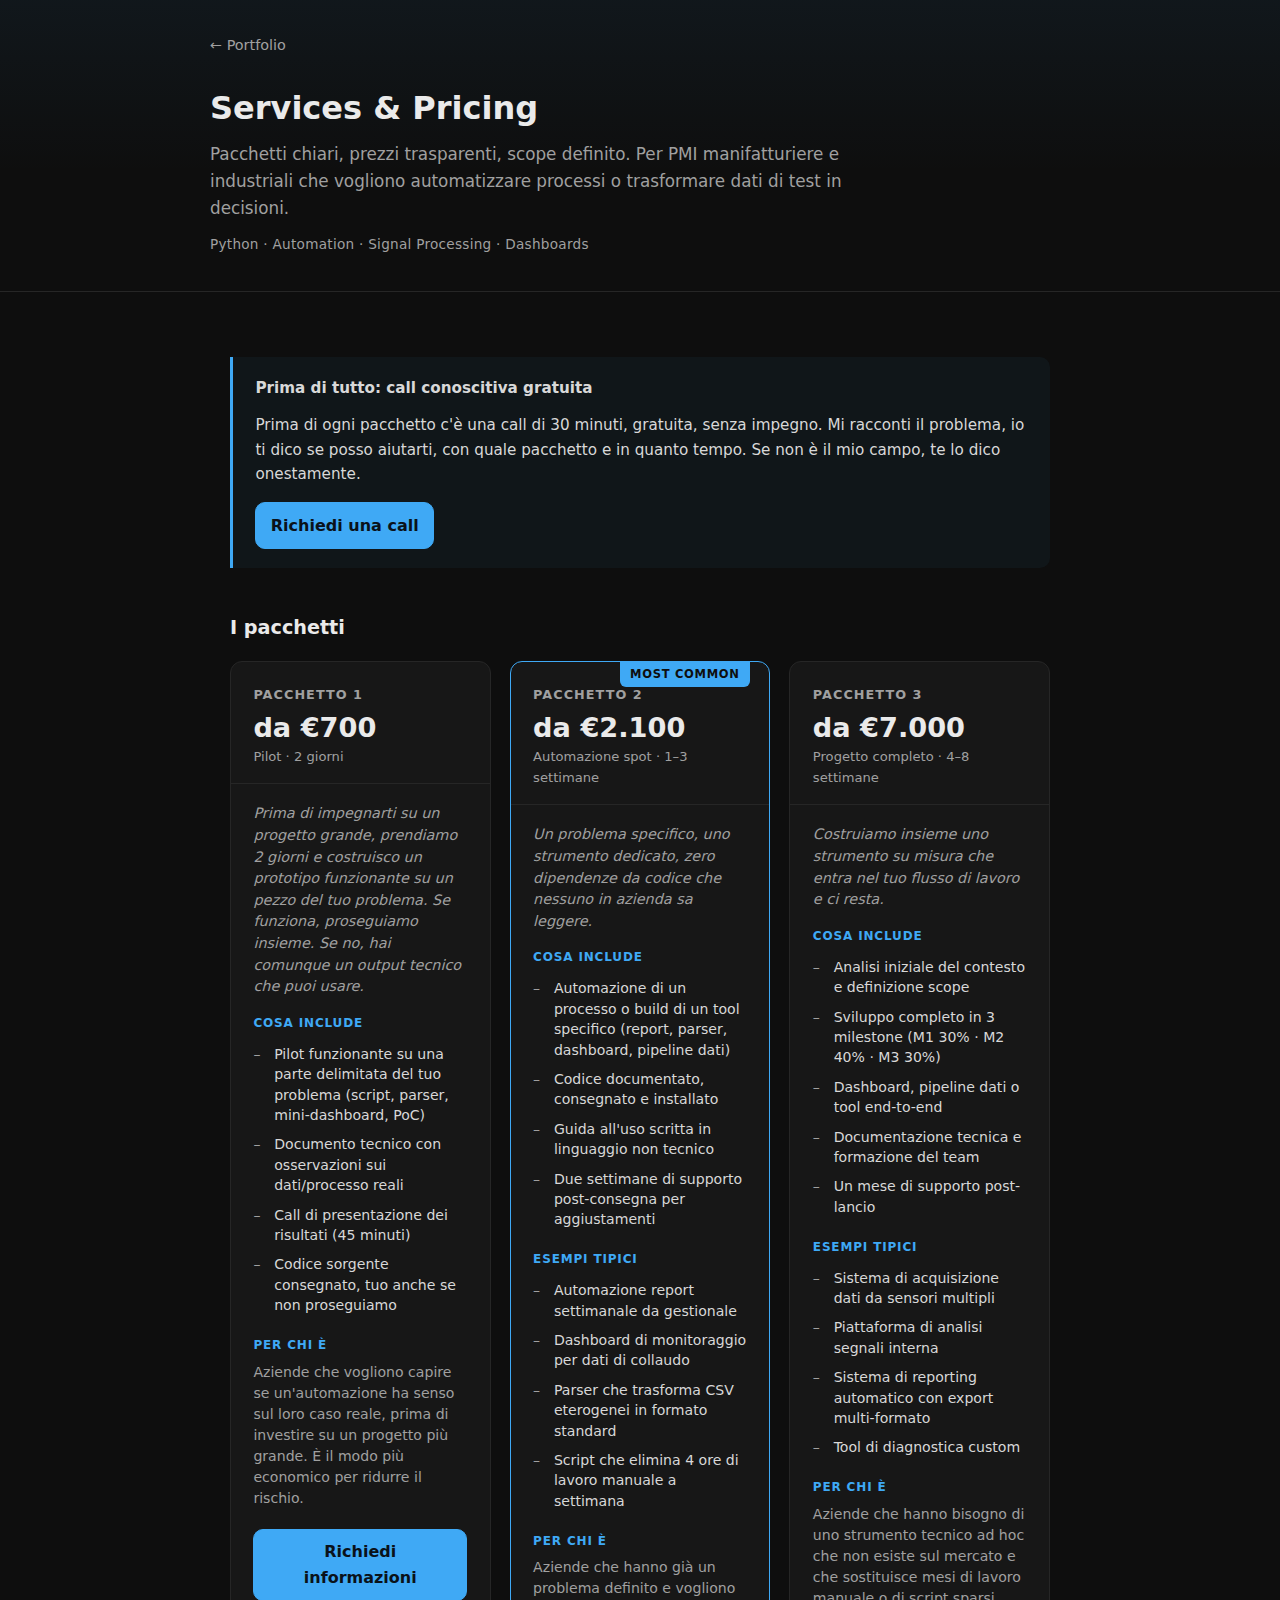
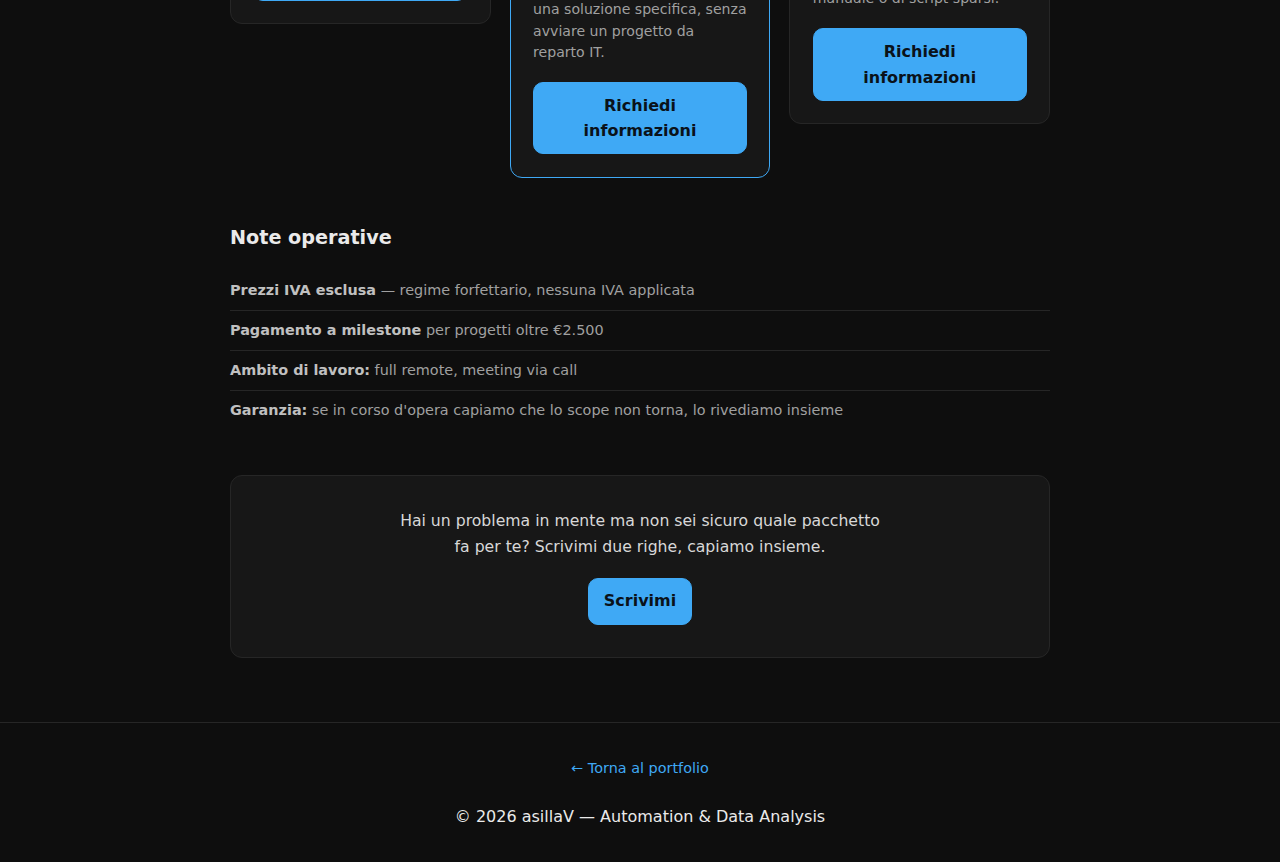
<file: services.html>
<!DOCTYPE html>
<html lang="it">
<head>
  <meta charset="UTF-8" />
  <meta name="viewport" content="width=device-width, initial-scale=1" />
  <title>Services & Pricing — Francesco Vallisa | Python Automation for Manufacturing</title>
  <meta name="description" content="Packages and pricing for Python automation and data tools. Pilot, spot automation, full projects for manufacturing and industrial SMBs.">
  <meta name="theme-color" content="#0e0e0e">

  <!-- Open Graph -->
  <meta property="og:title" content="Services & Pricing — Francesco Vallisa | Python Automation for Manufacturing">
  <meta property="og:description" content="Packages and pricing for Python automation and data tools. Pilot, spot automation, full projects for manufacturing and industrial SMBs.">
  <meta property="og:type" content="website">
  <meta property="og:url" content="https://asillav.github.io/services.html">
  <meta property="og:image" content="https://asillav.github.io/assets/logo.png">

  <!-- Twitter Card -->
  <meta name="twitter:card" content="summary_large_image">
  <meta name="twitter:title" content="Services & Pricing — Francesco Vallisa | Python Automation for Manufacturing">
  <meta name="twitter:description" content="Packages and pricing for Python automation and data tools. Pilot, spot automation, full projects for manufacturing and industrial SMBs.">
  <meta name="twitter:image" content="https://asillav.github.io/assets/logo.png">

  <link rel="stylesheet" href="style.css" />

  <style>
    /* Page header */
    .sv-header {
      border-bottom: 1px solid var(--border);
      padding: 2rem 1rem 2.2rem;
      background: linear-gradient(180deg, rgba(63,169,245,0.06), transparent 60%);
    }

    .sv-nav {
      max-width: 860px;
      margin: 0 auto 1.6rem;
    }

    .sv-nav a {
      font-size: .9rem;
      color: var(--muted);
    }

    .sv-nav a:hover {
      color: var(--fg);
      text-decoration: none;
    }

    .sv-title {
      max-width: 860px;
      margin: 0 auto;
    }

    .sv-title h1 {
      font-size: 2rem;
      margin: 0 0 .4rem;
    }

    .sv-subtitle {
      color: var(--muted);
      font-size: 1.05rem;
      margin: 0 0 .8rem;
      max-width: 640px;
    }

    .sv-meta {
      font-size: .85rem;
      color: var(--muted);
      margin: 0;
      letter-spacing: .02em;
    }

    /* Body layout */
    .sv-body {
      max-width: 860px;
      margin: 0 auto;
      padding: 1.25rem;
    }

    .sv-body section {
      margin: 2.8rem 0;
    }

    .sv-body h2 {
      font-size: 1.2rem;
      margin: 0 0 1.1rem;
      color: var(--fg);
    }

    /* Callout box */
    .callout {
      border-left: 3px solid var(--accent);
      background: rgba(63,169,245,.05);
      border-radius: 0 10px 10px 0;
      padding: 1.2rem 1.4rem;
      margin: 0;
    }

    .callout-title {
      font-size: .95rem;
      font-weight: 700;
      color: var(--fg);
      margin: 0 0 .7rem;
    }

    .callout p {
      margin: 0 0 .8rem;
      color: #d8d8d8;
      font-size: .95rem;
    }

    .callout p:last-of-type {
      margin-bottom: 1rem;
    }

    /* Pricing cards grid */
    .pkg-grid {
      display: grid;
      grid-template-columns: repeat(3, 1fr);
      gap: 1.2rem;
      align-items: start;
    }

    .pkg-card {
      background: var(--card);
      border: 1px solid var(--border);
      border-radius: 12px;
      overflow: hidden;
      display: flex;
      flex-direction: column;
    }

    .pkg-card.featured {
      border-color: var(--accent);
      position: relative;
    }

    .pkg-badge {
      position: absolute;
      top: -1px;
      right: 1.2rem;
      background: var(--accent);
      color: #0e0e0e;
      font-size: .72rem;
      font-weight: 700;
      letter-spacing: .06em;
      text-transform: uppercase;
      padding: .22rem .65rem;
      border-radius: 0 0 6px 6px;
    }

    .pkg-header {
      padding: 1.4rem 1.4rem 1rem;
      border-bottom: 1px solid var(--border);
    }

    .pkg-name {
      font-size: .8rem;
      font-weight: 700;
      text-transform: uppercase;
      letter-spacing: .08em;
      color: var(--muted);
      margin: 0 0 .5rem;
    }

    .pkg-price {
      font-size: 1.7rem;
      font-weight: 700;
      color: var(--fg);
      margin: 0 0 .2rem;
      line-height: 1.1;
    }

    .pkg-duration {
      font-size: .82rem;
      color: var(--muted);
      margin: 0;
    }

    .pkg-body {
      padding: 1.2rem 1.4rem;
      flex: 1;
      display: flex;
      flex-direction: column;
      gap: 1rem;
    }

    .pkg-quote {
      font-style: italic;
      color: var(--muted);
      font-size: .9rem;
      margin: 0;
      line-height: 1.5;
    }

    .pkg-section-label {
      font-size: .75rem;
      font-weight: 700;
      text-transform: uppercase;
      letter-spacing: .07em;
      color: var(--accent);
      margin: 0 0 .4rem;
    }

    .pkg-list {
      list-style: none;
      padding: 0;
      margin: 0;
    }

    .pkg-list li {
      padding: .28rem 0 .28rem 1.3rem;
      position: relative;
      font-size: .88rem;
      color: #d8d8d8;
      line-height: 1.45;
    }

    .pkg-list li::before {
      content: '–';
      position: absolute;
      left: 0;
      color: var(--muted);
    }

    .pkg-for {
      font-size: .88rem;
      color: var(--muted);
      margin: 0;
      line-height: 1.5;
    }

    .pkg-cta {
      padding: 0 1.4rem 1.4rem;
    }

    .pkg-cta .btn {
      display: block;
      text-align: center;
      width: 100%;
      box-sizing: border-box;
    }

    /* Operative notes */
    .op-list {
      list-style: none;
      padding: 0;
      margin: 0;
    }

    .op-list li {
      padding: .55rem 0;
      border-bottom: 1px solid var(--border);
      font-size: .9rem;
      color: var(--muted);
      line-height: 1.5;
    }

    .op-list li:last-child {
      border-bottom: none;
    }

    .op-list strong {
      color: #c0c0c0;
    }

    /* Final CTA box */
    .sv-final-cta {
      text-align: center;
      background: var(--card);
      border: 1px solid var(--border);
      border-radius: 12px;
      padding: 2rem 1.5rem;
    }

    .sv-final-cta p {
      color: #d8d8d8;
      font-size: .98rem;
      max-width: 480px;
      margin: 0 auto 1.2rem;
      line-height: 1.6;
    }

    /* Footer back link */
    .sv-footer-back {
      display: inline-flex;
      align-items: center;
      gap: .3rem;
      font-size: .9rem;
      margin-bottom: .5rem;
    }

    @media (max-width: 720px) {
      .sv-title h1 { font-size: 1.55rem; }
      .pkg-grid {
        grid-template-columns: 1fr;
      }
      .pkg-card.featured {
        order: -1;
      }
    }
  </style>
</head>
<body>

  <header class="sv-header">
    <div class="sv-nav">
      <a href="index.html" aria-label="Torna al portfolio">← Portfolio</a>
    </div>
    <div class="sv-title">
      <h1>Services &amp; Pricing</h1>
      <p class="sv-subtitle">Pacchetti chiari, prezzi trasparenti, scope definito. Per PMI manifatturiere e industriali che vogliono automatizzare processi o trasformare dati di test in decisioni.</p>
      <p class="sv-meta">Python · Automation · Signal Processing · Dashboards</p>
    </div>
  </header>

  <main class="sv-body">

    <!-- SECTION 1: Call conoscitiva -->
    <section id="call-conoscitiva">
      <div class="callout">
        <p class="callout-title">Prima di tutto: call conoscitiva gratuita</p>
        <p>
          Prima di ogni pacchetto c'è una call di 30 minuti, gratuita, senza impegno. Mi racconti il problema,
          io ti dico se posso aiutarti, con quale pacchetto e in quanto tempo. Se non è il mio campo, te lo
          dico onestamente.
        </p>
        <a class="btn primary" href="contact.html" aria-label="Richiedi una call conoscitiva">Richiedi una call</a>
      </div>
    </section>

    <!-- SECTION 2: I pacchetti -->
    <section id="pacchetti">
      <h2>I pacchetti</h2>
      <div class="pkg-grid">

        <!-- Pacchetto 1: Pilot -->
        <article class="pkg-card">
          <div class="pkg-header">
            <p class="pkg-name">Pacchetto 1</p>
            <p class="pkg-price">da €700</p>
            <p class="pkg-duration">Pilot · 2 giorni</p>
          </div>
          <div class="pkg-body">
            <p class="pkg-quote">Prima di impegnarti su un progetto grande, prendiamo 2 giorni e costruisco un prototipo funzionante su un pezzo del tuo problema. Se funziona, proseguiamo insieme. Se no, hai comunque un output tecnico che puoi usare.</p>

            <div>
              <p class="pkg-section-label">Cosa include</p>
              <ul class="pkg-list">
                <li>Pilot funzionante su una parte delimitata del tuo problema (script, parser, mini-dashboard, PoC)</li>
                <li>Documento tecnico con osservazioni sui dati/processo reali</li>
                <li>Call di presentazione dei risultati (45 minuti)</li>
                <li>Codice sorgente consegnato, tuo anche se non proseguiamo</li>
              </ul>
            </div>

            <div>
              <p class="pkg-section-label">Per chi è</p>
              <p class="pkg-for">Aziende che vogliono capire se un'automazione ha senso sul loro caso reale, prima di investire su un progetto più grande. È il modo più economico per ridurre il rischio.</p>
            </div>
          </div>
          <div class="pkg-cta">
            <a class="btn primary" href="contact.html?package=pilot" aria-label="Richiedi informazioni sul pacchetto Pilot">Richiedi informazioni</a>
          </div>
        </article>

        <!-- Pacchetto 2: Automazione spot (featured) -->
        <article class="pkg-card featured">
          <span class="pkg-badge">Most common</span>
          <div class="pkg-header">
            <p class="pkg-name">Pacchetto 2</p>
            <p class="pkg-price">da €2.100</p>
            <p class="pkg-duration">Automazione spot · 1–3 settimane</p>
          </div>
          <div class="pkg-body">
            <p class="pkg-quote">Un problema specifico, uno strumento dedicato, zero dipendenze da codice che nessuno in azienda sa leggere.</p>

            <div>
              <p class="pkg-section-label">Cosa include</p>
              <ul class="pkg-list">
                <li>Automazione di un processo o build di un tool specifico (report, parser, dashboard, pipeline dati)</li>
                <li>Codice documentato, consegnato e installato</li>
                <li>Guida all'uso scritta in linguaggio non tecnico</li>
                <li>Due settimane di supporto post-consegna per aggiustamenti</li>
              </ul>
            </div>

            <div>
              <p class="pkg-section-label">Esempi tipici</p>
              <ul class="pkg-list">
                <li>Automazione report settimanale da gestionale</li>
                <li>Dashboard di monitoraggio per dati di collaudo</li>
                <li>Parser che trasforma CSV eterogenei in formato standard</li>
                <li>Script che elimina 4 ore di lavoro manuale a settimana</li>
              </ul>
            </div>

            <div>
              <p class="pkg-section-label">Per chi è</p>
              <p class="pkg-for">Aziende che hanno già un problema definito e vogliono una soluzione specifica, senza avviare un progetto da reparto IT.</p>
            </div>
          </div>
          <div class="pkg-cta">
            <a class="btn primary" href="contact.html?package=spot" aria-label="Richiedi informazioni sul pacchetto Automazione spot">Richiedi informazioni</a>
          </div>
        </article>

        <!-- Pacchetto 3: Progetto completo -->
        <article class="pkg-card">
          <div class="pkg-header">
            <p class="pkg-name">Pacchetto 3</p>
            <p class="pkg-price">da €7.000</p>
            <p class="pkg-duration">Progetto completo · 4–8 settimane</p>
          </div>
          <div class="pkg-body">
            <p class="pkg-quote">Costruiamo insieme uno strumento su misura che entra nel tuo flusso di lavoro e ci resta.</p>

            <div>
              <p class="pkg-section-label">Cosa include</p>
              <ul class="pkg-list">
                <li>Analisi iniziale del contesto e definizione scope</li>
                <li>Sviluppo completo in 3 milestone (M1 30% · M2 40% · M3 30%)</li>
                <li>Dashboard, pipeline dati o tool end-to-end</li>
                <li>Documentazione tecnica e formazione del team</li>
                <li>Un mese di supporto post-lancio</li>
              </ul>
            </div>

            <div>
              <p class="pkg-section-label">Esempi tipici</p>
              <ul class="pkg-list">
                <li>Sistema di acquisizione dati da sensori multipli</li>
                <li>Piattaforma di analisi segnali interna</li>
                <li>Sistema di reporting automatico con export multi-formato</li>
                <li>Tool di diagnostica custom</li>
              </ul>
            </div>

            <div>
              <p class="pkg-section-label">Per chi è</p>
              <p class="pkg-for">Aziende che hanno bisogno di uno strumento tecnico ad hoc che non esiste sul mercato e che sostituisce mesi di lavoro manuale o di script sparsi.</p>
            </div>
          </div>
          <div class="pkg-cta">
            <a class="btn primary" href="contact.html?package=progetto" aria-label="Richiedi informazioni sul pacchetto Progetto completo">Richiedi informazioni</a>
          </div>
        </article>

      </div>
    </section>

    <!-- SECTION 3: Note operative -->
    <section id="note-operative">
      <h2>Note operative</h2>
      <ul class="op-list">
        <li><strong>Prezzi IVA esclusa</strong> — regime forfettario, nessuna IVA applicata</li>
        <li><strong>Pagamento a milestone</strong> per progetti oltre €2.500</li>
        <li><strong>Ambito di lavoro:</strong> full remote, meeting via call</li>
        <li><strong>Garanzia:</strong> se in corso d'opera capiamo che lo scope non torna, lo rivediamo insieme</li>
      </ul>
    </section>

    <!-- SECTION 4: CTA finale -->
    <section id="cta-finale">
      <div class="sv-final-cta">
        <p>Hai un problema in mente ma non sei sicuro quale pacchetto fa per te? Scrivimi due righe, capiamo insieme.</p>
        <a class="btn primary" href="contact.html" aria-label="Scrivimi per capire qual è il pacchetto giusto">Scrivimi</a>
      </div>
    </section>

  </main>

  <footer class="foot">
    <p><a class="sv-footer-back" href="index.html" aria-label="Torna al portfolio">← Torna al portfolio</a></p>
    <p>© 2026 asillaV — Automation &amp; Data Analysis</p>
  </footer>

</body>
</html>
</file>
<file: style.css>
:root{
  --bg:#0e0e0e; --fg:#eaeaea; --muted:#a0a0a0;
  --accent:#3fa9f5; --card:#171717; --border:#262626;
}

*{box-sizing:border-box} html,body{margin:0;padding:0}
body{
  font-family: system-ui, -apple-system, Segoe UI, Roboto, Ubuntu, Cantarell, Noto Sans, Helvetica, Arial;
  background:var(--bg); color:var(--fg); line-height:1.6;
}

/* HERO */
.hero{
  text-align:center; padding:3.2rem 1rem 2.2rem;
  border-bottom:1px solid var(--border);
  background:linear-gradient(180deg, rgba(63,169,245,0.06), transparent 60%);
}
.logo{width:104px; height:auto; margin-bottom:1rem}
h1{font-size:2rem; margin:.2rem 0 0}
.tag{color:var(--muted); margin:.15rem 0 .7rem}
.lead{max-width:760px; margin:.5rem auto 1rem; color:#ddd; font-size:1.06rem}
.cta{display:flex; gap:.75rem; justify-content:center; flex-wrap:wrap; margin-top:.4rem}
.btn{
  display:inline-block; padding:.6rem .9rem; border:1px solid var(--border);
  color:var(--fg); background:transparent; border-radius:10px; text-decoration:none;
  transition:all .15s; font-weight:600;
}
.btn:hover{border-color:var(--accent); transform:translateY(-1px)}
.btn.primary{background:var(--accent); border-color:var(--accent); color:#0a121a}
.btn.primary:hover{filter:brightness(1.05)}

/* HIGHLIGHTS */
.highlights{
  max-width:960px; margin:1.4rem auto 0; padding:0 1rem;
  display:grid; gap:.75rem; grid-template-columns:1fr; 
}
@media (min-width:850px){ .highlights{ grid-template-columns:repeat(3,1fr); } }
.hi{
  border:1px solid var(--border); background:#121212; border-radius:12px; padding:1rem;
}
.hi h3{margin:.2rem 0 .3rem}

/* MAIN */
.container{max-width:960px; margin:0 auto; padding:1.25rem}
section{margin:2rem 0} h2{font-size:1.25rem; margin:.25rem 0 1rem}
.pill-list{display:flex; flex-wrap:wrap; gap:.5rem; list-style:none; padding:0; margin:0}
.pill-list li{
  padding:.45rem .7rem; border:1px solid var(--border); border-radius:999px;
  background:rgba(255,255,255,.02); color:#ddd; font-size:.95rem;
}

/* CARD */
.card{border:1px solid var(--border); background:var(--card); border-radius:14px; overflow:hidden; display:flex; flex-direction:column}
.card-body{padding:1rem 1rem 1.1rem; display:flex; flex-direction:column; flex:1}
.badge{
  font-size:.8rem; padding:.16rem .5rem; border:1px solid var(--border); border-radius:999px;
  color:#bfe4ff; background:rgba(63,169,245,.08); vertical-align:middle;
}
.mini{margin:.6rem 0 .9rem; padding-left:1rem} .mini li{margin:.18rem 0; color:#d8d8d8}
.actions{display:flex; gap:.6rem; flex-wrap:wrap; margin-top:auto; padding-top:.6rem}
.work-grid{
  display:grid;
  gap:1rem;
  grid-template-columns:1fr;
}
@media (min-width:720px){
  .work-grid{grid-template-columns:repeat(2,minmax(0,1fr));}
}

/* PROCESS */
.steps{margin:.4rem 0 0; padding-left:1.2rem}
.steps li{margin:.25rem 0}

/* ABOUT (details) */
#about details { margin-top:.5rem }
#about summary { cursor:pointer; color:#bfe4ff }
#about summary:hover { text-decoration:underline }
.about-grid {
  display:grid; gap:1rem; margin-top:.8rem;
  grid-template-columns:1fr;
}
@media (min-width:860px){
  .about-grid { grid-template-columns:repeat(3,1fr); }
}
#about h3 { margin:.2rem 0 .4rem; font-size:1.05rem }

/* Media block for project demos (GIF) */
.media{
  border:1px solid var(--border);
  background:#0c0c0c;
  border-radius:12px;
  overflow:hidden;
  margin:.75rem 0 1rem;
}
.media img{
  display:block;
  width:100%;
  height:auto;
  aspect-ratio:16/9;
  object-fit:cover;
}

/* FOOTER */
.foot{border-top:1px solid var(--border); padding:1rem; text-align:center; color:#muted}
a{color:var(--accent); text-decoration:none} a:hover{text-decoration:underline}
</file>
